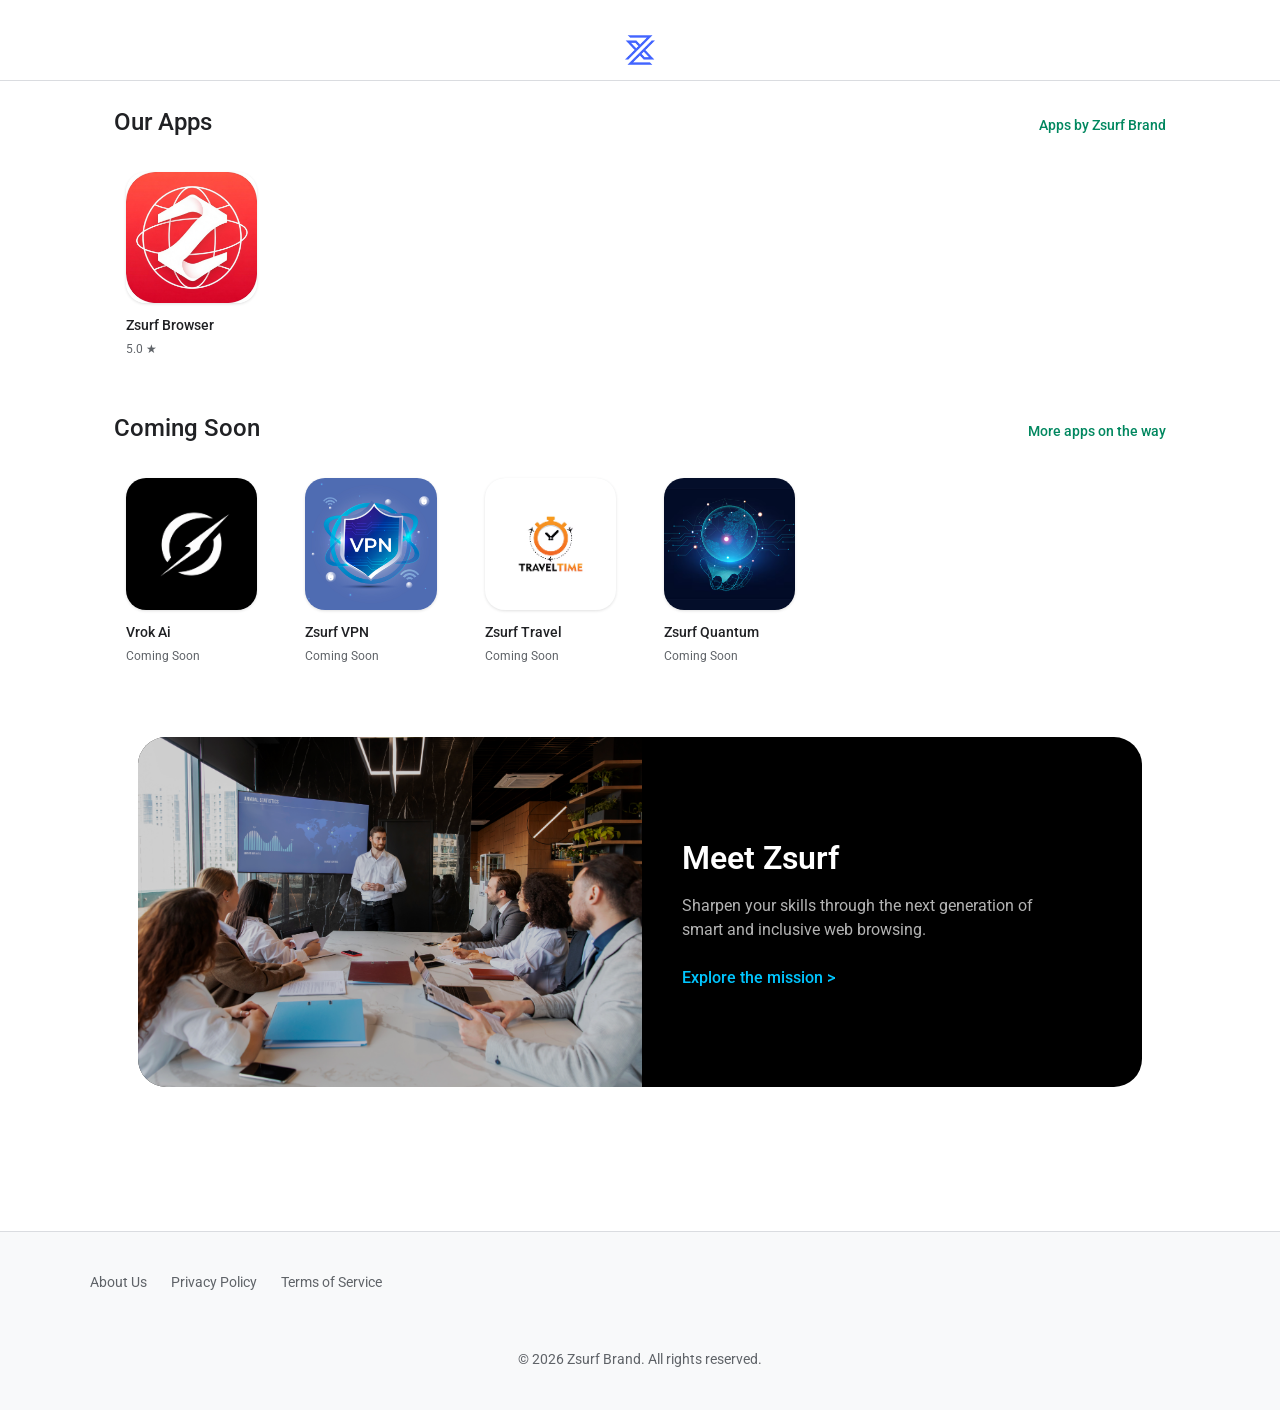
<file: index.html>
<!DOCTYPE html>
<html lang="en">

<head>

    <!-- Google tag (gtag.js) -->
    <script async src="https://www.googletagmanager.com/gtag/js?id=G-JWCYLV6PXC"></script>
    <script>
        window.dataLayer = window.dataLayer || [];
        function gtag() {
            dataLayer.push(arguments);
        }
        gtag('js', new Date());

        gtag('config', 'G-JWCYLV6PXC');
    </script>

    <meta charset="UTF-8">
    <meta name="viewport" content="width=device-width, initial-scale=1.0">
    <meta name="description" content="Zsurf Brand - Download premium apps and the next-generation Zsurf Browser.">
    <title>Zsurf Brand - Premium Apps</title>

    <!-- Favicons -->
    <link rel="icon" type="image/png" href="Zsurf%20Brand.png">
    <link rel="apple-touch-icon" href="Zsurf%20Brand.png">

    <!-- Open Graph / Facebook -->
    <meta property="og:type" content="website">
    <meta property="og:url" content="https://zsurf.app/">
    <meta property="og:title" content="Zsurf Brand - Premium Apps">
    <meta property="og:description"
        content="Experience the next generation of web browsing and premium apps with Zsurf Brand.">
    <meta property="og:image" content="https://zsurf.app/Zsurf%20Brand.png">

    <!-- Twitter -->
    <meta property="twitter:card" content="summary_large_image">
    <meta property="twitter:title" content="Zsurf Brand - Premium Apps">
    <meta property="twitter:description"
        content="Experience the next generation of web browsing and premium apps with Zsurf Brand.">
    <meta property="twitter:image" content="https://zsurf.app/Zsurf%20Brand.png">

    <link rel="preconnect" href="https://fonts.googleapis.com">
    <link rel="preconnect" href="https://fonts.gstatic.com" crossorigin>

    <link
        href="https://fonts.googleapis.com/css2?family=Google+Sans:wght@400;500;700&family=Roboto:wght@300;400;500;700&display=swap"
        rel="stylesheet">

    <link rel="stylesheet" href="styles.css">

    <!-- Structured Data for Google Logo -->
    <script type="application/ld+json">
    {
      "@context": "https://schema.org",
      "@type": "Organization",
      "name": "Zsurf Brand",
      "url": "https://zsurf.app/",
      "logo": "https://zsurf.app/Zsurf%20Brand.png",
      "description": "Zsurf Brand provides premium web tools and applications.",
      "contactPoint": {
        "@type": "ContactPoint",
        "telephone": "+8801793813978",
        "contactType": "customer service"
      }
    }
    </script>

</head>

<body>

    <!-- Banner Ad -->
    <section class="ad-banner" style="margin:20px auto; text-align:center;">

        <script async="async"
            data-cfasync="false"
            src="https://pl30963621.profitableratecpmnetwork.com/e66a1abfd3ba60dbfa905993820589b8/invoke.js">
        </script>

        <div id="container-e66a1abfd3ba60dbfa905993820589b8"></div>

    </section>


    <!-- Header -->
    <header class="header">
        <div class="header-left">
            <a href="#" class="logo">
                <img src="Zsurf%20Brand.png" alt="Zsurf Brand Logo" class="logo-icon">
            </a>
        </div>
    </header>


    <main class="main-content">

        <!-- Apps Section - Published Apps -->
        <section class="apps-section">

            <div class="section-title">
                <h2>Our Apps</h2>
                <span class="subtitle">Apps by Zsurf Brand</span>
            </div>

            <div class="apps-grid">

                <!-- Zsurf Browser - Main App -->
                <a href="app.html" class="app-item">

                    <div class="app-icon">
                        <img src="Zsurf%20Browser.png"
                            alt="Zsurf Browser"
                            style="width: 100%; height: 100%; object-fit: cover;">
                    </div>

                    <div class="app-info">
                        <span class="app-name">Zsurf Browser</span>
                        <span class="app-rating">5.0 ★</span>
                    </div>

                </a>

            </div>

        </section>


        <!-- Coming Soon Section -->
        <section class="apps-section coming-section">

            <div class="section-title">
                <h2>Coming Soon</h2>
                <span class="subtitle">More apps on the way</span>
            </div>

            <div class="apps-grid">

                <!-- Coming Soon App 1 -->
                <a href="vrok-privacy.html"
                    class="app-item coming-soon"
                    style="text-decoration: none; color: inherit;">

                    <div class="app-icon">
                        <img src="Vrok.png"
                            alt="Vrok Ai"
                            style="width: 100%; height: 100%; object-fit: cover;">
                    </div>

                    <div class="app-info">
                        <span class="app-name">Vrok Ai</span>
                        <span class="app-status">Coming Soon</span>
                    </div>

                </a>


                <!-- Coming Soon App 2 -->
                <div class="app-item coming-soon">

                    <div class="app-icon">
                        <img src="vpn.jpg"
                            alt="Zsurf VPN"
                            style="width: 100%; height: 100%; object-fit: cover;">
                    </div>

                    <div class="app-info">
                        <span class="app-name">Zsurf VPN</span>
                        <span class="app-status">Coming Soon</span>
                    </div>

                </div>


                <!-- Coming Soon App 3 -->
                <div class="app-item coming-soon">

                    <div class="app-icon">
                        <img src="travel%20time.avif"
                            alt="Zsurf Travel"
                            style="width: 100%; height: 100%; object-fit: cover;">
                    </div>

                    <div class="app-info">
                        <span class="app-name">Zsurf Travel</span>
                        <span class="app-status">Coming Soon</span>
                    </div>

                </div>


                <!-- Coming Soon App 4 -->
                <div class="app-item coming-soon">

                    <div class="app-icon">
                        <img src="quantam.png"
                            alt="Zsurf Quantum"
                            style="width: 100%; height: 100%; object-fit: cover;">
                    </div>

                    <div class="app-info">
                        <span class="app-name">Zsurf Quantum</span>
                        <span class="app-status">Coming Soon</span>
                    </div>

                </div>

            </div>

        </section>


        <!-- Zsurf Event Banner Section -->
        <section class="banner-section">

            <div class="banner-container">

                <div class="banner-image-box">
                    <img src="business%20event.jpg" alt="Zsurf Event">
                </div>

                <div class="banner-info">

                    <h2>Meet Zsurf</h2>

                    <p>
                        Sharpen your skills through the next generation of smart and inclusive web browsing.
                    </p>

                    <a href="explore.html" class="banner-link">
                        Explore the mission &gt;
                    </a>

                </div>

            </div>

        </section>

    </main>


    <!-- Footer -->
    <footer class="footer">

        <div class="footer-content">

            <div class="footer-links">
                <a href="about.html">About Us</a>
                <a href="privacy.html">Privacy Policy</a>
                <a href="terms.html">Terms of Service</a>
            </div>

            <div class="copyright">
                <p>© 2026 Zsurf Brand. All rights reserved.</p>
            </div>

        </div>

    </footer>


    <script src="script.js"></script>

</body>

</html>
</file>
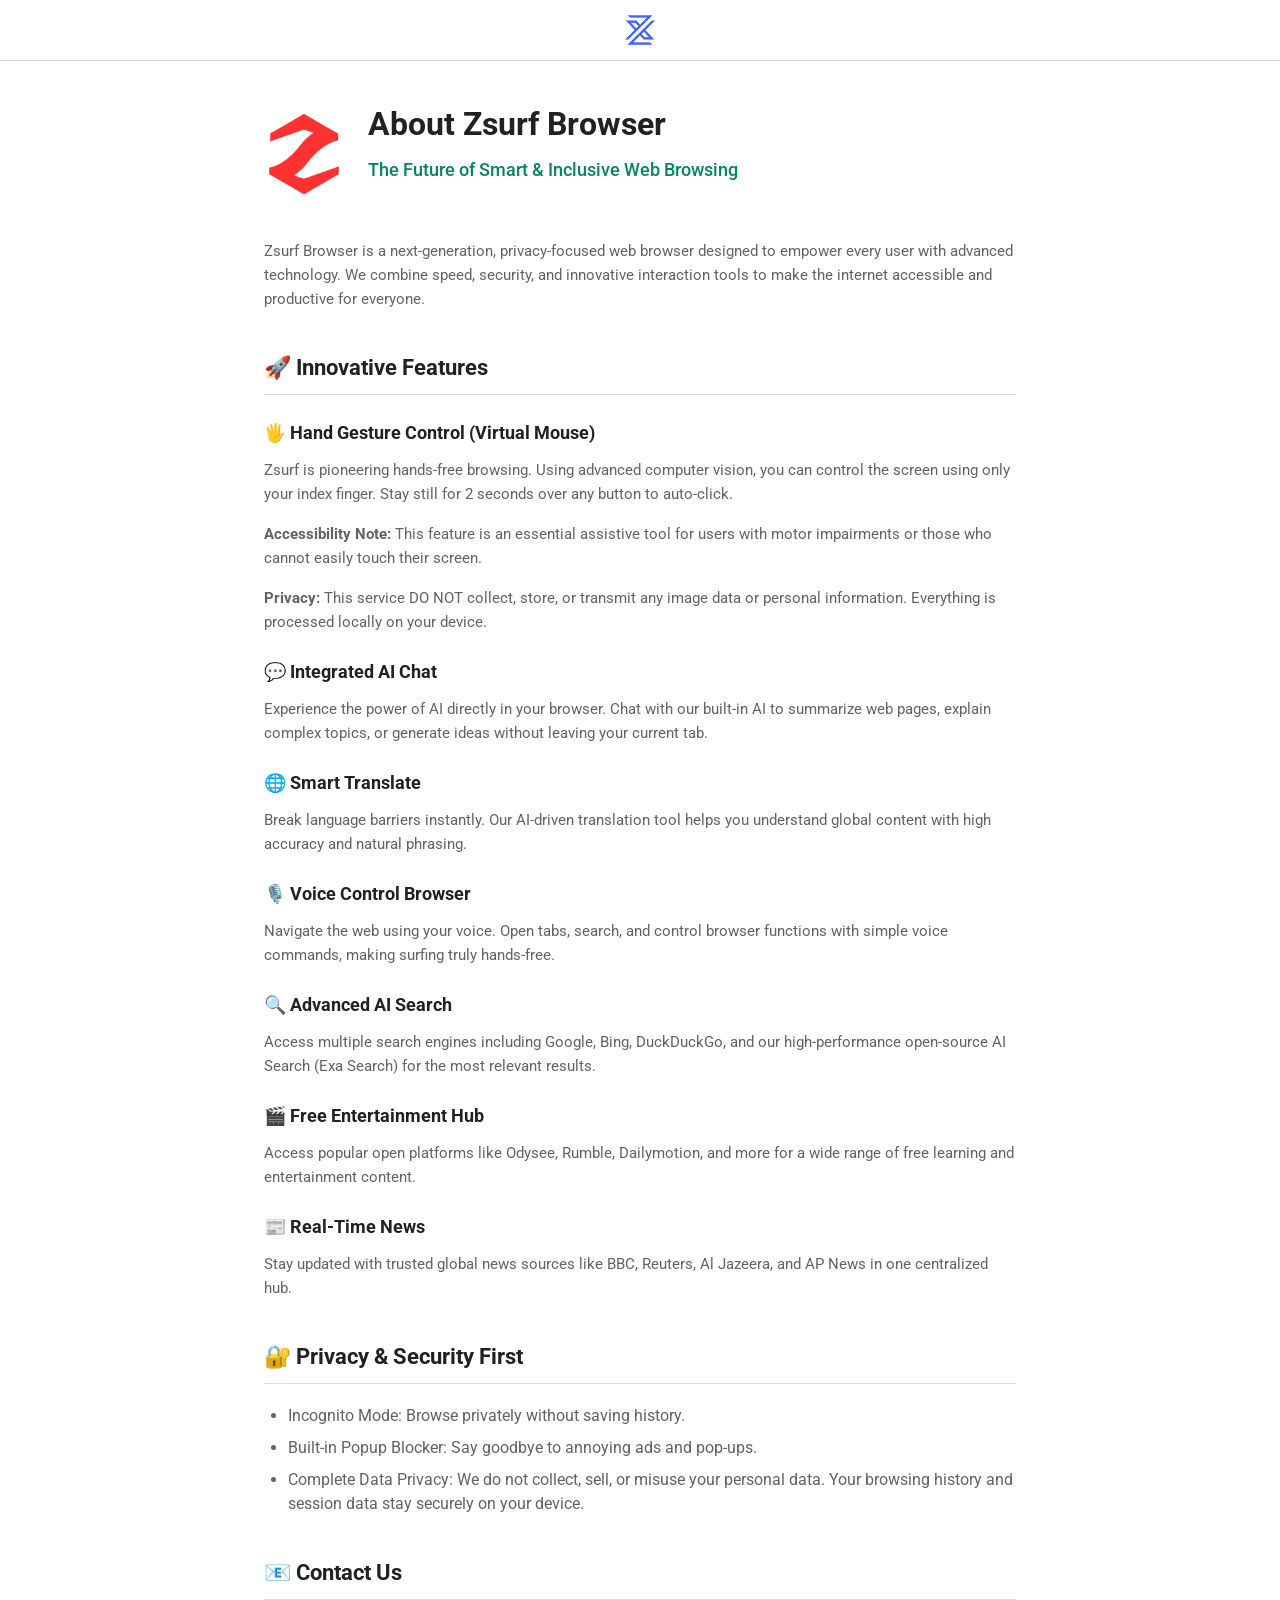
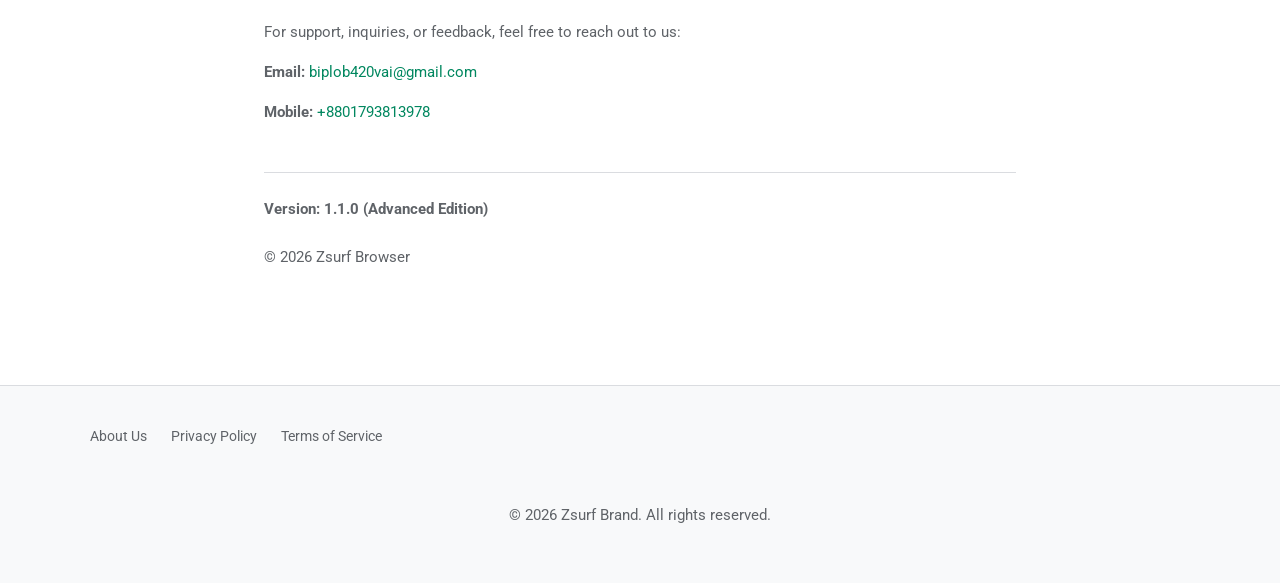
<file: about.html>
<!DOCTYPE html>
<html lang="en">

<head>
    <!-- Google tag (gtag.js) -->
    <script async src="https://www.googletagmanager.com/gtag/js?id=G-JWCYLV6PXC"></script>
    <script>
        window.dataLayer = window.dataLayer || [];
        function gtag() { dataLayer.push(arguments); }
        gtag('js', new Date());

        gtag('config', 'G-JWCYLV6PXC');
    </script>
    <meta charset="UTF-8">
    <meta name="viewport" content="width=device-width, initial-scale=1.0">
    <meta name="description"
        content="Learn more about Zsurf Brand and our mission to provide innovative and inclusive web tools.">
    <title>About - Zsurf Brand</title>

    <!-- Favicons -->
    <link rel="icon" type="image/png" href="Zsurf%20Brand.png">
    <link rel="apple-touch-icon" href="Zsurf%20Brand.png">

    <link rel="preconnect" href="https://fonts.googleapis.com">
    <link rel="preconnect" href="https://fonts.gstatic.com" crossorigin>
    <link
        href="https://fonts.googleapis.com/css2?family=Google+Sans:wght@400;500;700&family=Roboto:wght@300;400;500;700&display=swap"
        rel="stylesheet">
    <link rel="stylesheet" href="styles.css">
    <style>
        .about-container {
            max-width: 800px;
            margin: 0 auto;
            padding: 40px 24px;
        }

        .app-header {
            display: flex;
            align-items: center;
            gap: 24px;
            margin-bottom: 32px;
        }

        .app-logo-large {
            width: 80px;
            height: 80px;
            object-fit: contain;
        }

        h1 {
            font-size: 32px;
            margin-bottom: 8px;
            color: var(--text-primary);
        }

        .tagline {
            font-size: 18px;
            color: var(--primary-color);
            font-weight: 500;
            margin-bottom: 24px;
        }

        h2 {
            font-size: 22px;
            margin-top: 40px;
            margin-bottom: 20px;
            color: var(--text-primary);
            border-bottom: 1px solid var(--border-color);
            padding-bottom: 10px;
        }

        h3 {
            font-size: 18px;
            margin-top: 24px;
            margin-bottom: 12px;
            color: var(--text-primary);
            display: flex;
            align-items: center;
            gap: 8px;
        }

        p {
            color: var(--text-secondary);
            line-height: 1.6;
            margin-bottom: 16px;
            font-size: 15px;
        }

        ul {
            padding-left: 24px;
            margin-bottom: 24px;
        }

        li {
            color: var(--text-secondary);
            margin-bottom: 8px;
            line-height: 1.5;
        }

        .version-info {
            margin-top: 48px;
            padding-top: 24px;
            border-top: 1px solid var(--border-color);
            color: var(--text-secondary);
            font-size: 14px;
        }
    </style>
</head>

<body>
    <!-- Header -->
    <header class="header">
        <div class="header-left">
            <a href="index.html" class="logo">
                <img src="Zsurf%20Brand.png" alt="Zsurf Brand Logo" class="logo-icon">
            </a>
        </div>
    </header>

    <main class="about-container">
        <div class="app-header">
            <img src="Zsurf%20Browser%20Logo.png" alt="Zsurf Browser" class="app-logo-large">
            <div>
                <h1>About Zsurf Browser</h1>
                <div class="tagline">The Future of Smart & Inclusive Web Browsing</div>
            </div>
        </div>

        <p>Zsurf Browser is a next-generation, privacy-focused web browser designed to empower every user with advanced
            technology. We combine speed, security, and innovative interaction tools to make the internet accessible and
            productive for everyone.</p>

        <h2>🚀 Innovative Features</h2>

        <h3>🖐️ Hand Gesture Control (Virtual Mouse)</h3>
        <p>Zsurf is pioneering hands-free browsing. Using advanced computer vision, you can control the screen using
            only your index finger. Stay still for 2 seconds over any button to auto-click.</p>
        <p><strong>Accessibility Note:</strong> This feature is an essential assistive tool for users with motor
            impairments or those who cannot easily touch their screen.</p>
        <p><strong>Privacy:</strong> This service DO NOT collect, store, or transmit any image data or personal
            information. Everything is processed locally on your device.</p>

        <h3>💬 Integrated AI Chat</h3>
        <p>Experience the power of AI directly in your browser. Chat with our built-in AI to summarize web pages,
            explain complex topics, or generate ideas without leaving your current tab.</p>

        <h3>🌐 Smart Translate</h3>
        <p>Break language barriers instantly. Our AI-driven translation tool helps you understand global content with
            high accuracy and natural phrasing.</p>

        <h3>🎙️ Voice Control Browser</h3>
        <p>Navigate the web using your voice. Open tabs, search, and control browser functions with simple voice
            commands, making surfing truly hands-free.</p>

        <h3>🔍 Advanced AI Search</h3>
        <p>Access multiple search engines including Google, Bing, DuckDuckGo, and our high-performance open-source AI
            Search (Exa Search) for the most relevant results.</p>

        <h3>🎬 Free Entertainment Hub</h3>
        <p>Access popular open platforms like Odysee, Rumble, Dailymotion, and more for a wide range of free learning
            and entertainment content.</p>

        <h3>📰 Real-Time News</h3>
        <p>Stay updated with trusted global news sources like BBC, Reuters, Al Jazeera, and AP News in one centralized
            hub.</p>

        <h2>🔐 Privacy & Security First</h2>
        <ul>
            <li>Incognito Mode: Browse privately without saving history.</li>
            <li>Built-in Popup Blocker: Say goodbye to annoying ads and pop-ups.</li>
            <li>Complete Data Privacy: We do not collect, sell, or misuse your personal data. Your browsing history and
                session data stay securely on your device.</li>
        </ul>

        <h2>📧 Contact Us</h2>
        <p>For support, inquiries, or feedback, feel free to reach out to us:</p>
        <p><strong>Email:</strong> <a href="mailto:biplob420vai@gmail.com"
                style="color: var(--primary-color); text-decoration: none;">biplob420vai@gmail.com</a></p>
        <p><strong>Mobile:</strong> <a href="tel:+8801793813978"
                style="color: var(--primary-color); text-decoration: none;">+8801793813978</a></p>

        <div class="version-info">
            <p><strong>Version: 1.1.0 (Advanced Edition)</strong></p>
            <p style="margin-top: 24px;">© 2026 Zsurf Browser</p>
        </div>
    </main>

    <!-- Footer -->
    <footer class="footer">
        <div class="footer-content">
            <div class="footer-links">
                <a href="about.html">About Us</a>
                <a href="privacy.html">Privacy Policy</a>
                <a href="terms.html">Terms of Service</a>
            </div>
            <div class="copyright">
                <p>© 2026 Zsurf Brand. All rights reserved.</p>
            </div>
        </div>
    </footer>
</body>

</html>
</file>
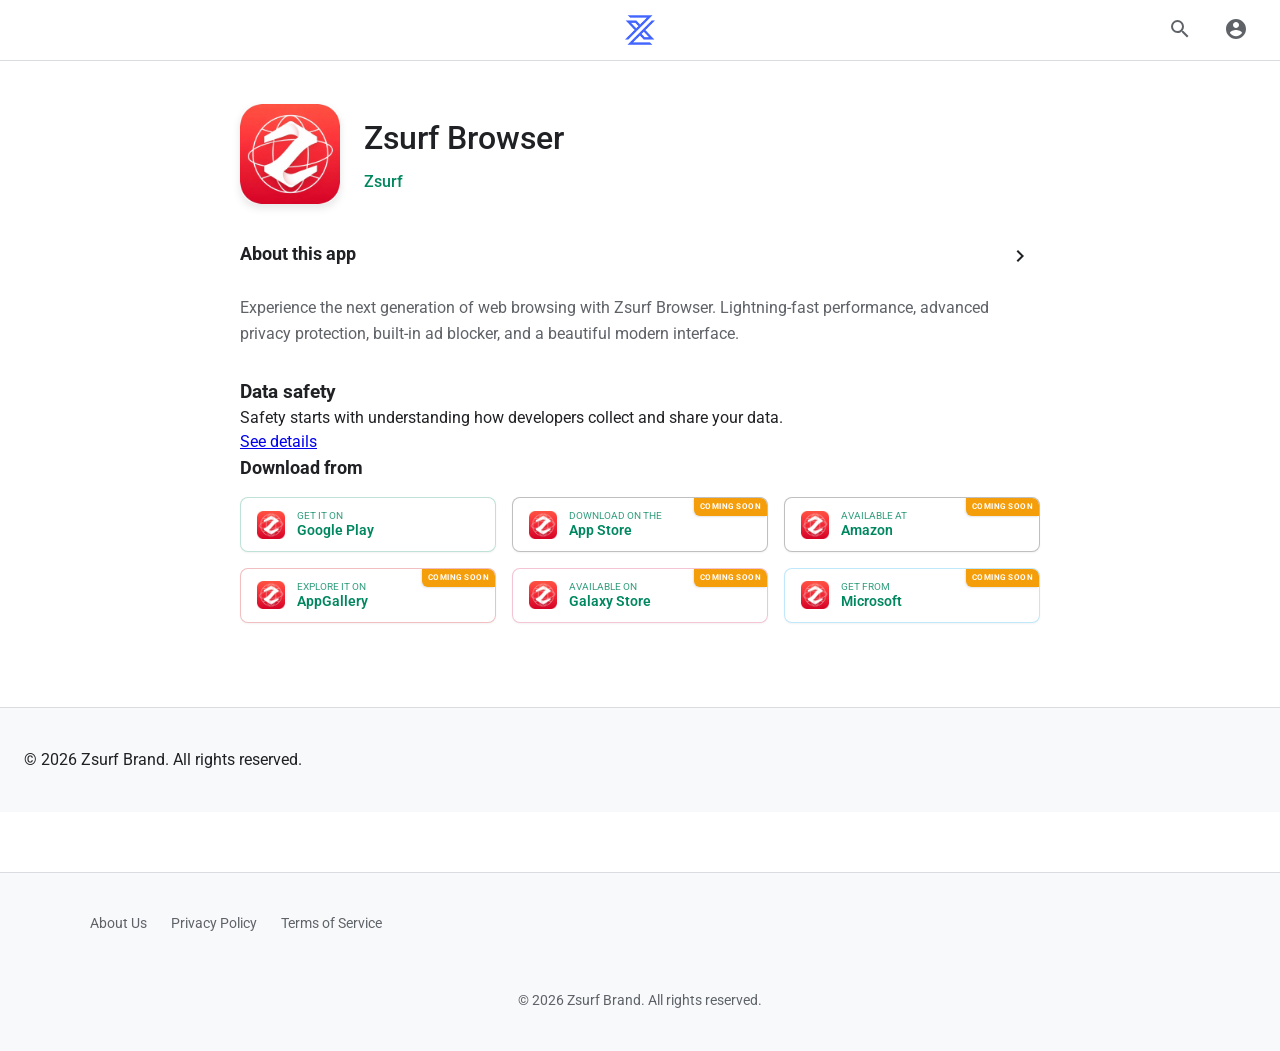
<file: app.html>
<!DOCTYPE html>
<html lang="en">

<head>
    <!-- Google tag (gtag.js) -->
    <script async src="https://www.googletagmanager.com/gtag/js?id=G-JWCYLV6PXC"></script>
    <script>
        window.dataLayer = window.dataLayer || [];
        function gtag() { dataLayer.push(arguments); }
        gtag('js', new Date());

        gtag('config', 'G-JWCYLV6PXC');
    </script>
    <meta charset="UTF-8">
    <meta name="viewport" content="width=device-width, initial-scale=1.0">
    <meta name="description"
        content="Experience the next generation of web browsing with Zsurf Browser. Lightning-fast performance and advanced privacy.">
    <title>Zsurf Browser - Zsurf Brand</title>

    <!-- Favicons -->
    <link rel="icon" type="image/png" href="Zsurf%20Brand.png">
    <link rel="apple-touch-icon" href="Zsurf%20Brand.png">

    <link rel="preconnect" href="https://fonts.googleapis.com">
    <link rel="preconnect" href="https://fonts.gstatic.com" crossorigin>
    <link
        href="https://fonts.googleapis.com/css2?family=Google+Sans:wght@400;500;700&family=Roboto:wght@300;400;500;700&display=swap"
        rel="stylesheet">
    <link rel="stylesheet" href="styles.css">
    <style>
        /* Standalone detail page adjustments */
        .app-detail {
            display: block !important;
            /* Always show in standalone page */
            padding-top: 20px;
            max-width: 800px;
            margin: 0 auto;
            position: static;
            background: transparent;
            min-height: auto;
            transform: none;
            opacity: 1;
            pointer-events: auto;
        }
    </style>
</head>

<body>
    <!-- Header -->
    <header class="header">
        <div class="header-left">
            <a href="index.html" class="logo">
                <img src="Zsurf%20Brand.png" alt="Zsurf Brand Logo" class="logo-icon">
            </a>
        </div>
        <div class="header-right">
            <button class="icon-btn">
                <svg viewBox="0 0 24 24">
                    <path
                        d="M15.5 14h-.79l-.28-.27A6.471 6.471 0 0 0 16 9.5 6.5 6.5 0 1 0 9.5 16c1.61 0 3.09-.59 4.23-1.57l.27.28v.79l5 4.99L20.49 19l-4.99-5zm-6 0C7.01 14 5 11.99 5 9.5S7.01 5 9.5 5 14 7.01 14 9.5 11.99 14 9.5 14z"
                        fill="currentColor" />
                </svg>
            </button>
            <button class="icon-btn">
                <svg viewBox="0 0 24 24">
                    <path
                        d="M12 2C6.48 2 2 6.48 2 12s4.48 10 10 10 10-4.48 10-10S17.52 2 12 2zm0 3c1.66 0 3 1.34 3 3s-1.34 3-3 3-3-1.34-3-3 1.34-3 3-3zm0 14.2c-2.5 0-4.71-1.28-6-3.22.03-1.99 4-3.08 6-3.08 1.99 0 5.97 1.09 6 3.08-1.29 1.94-3.5 3.22-6 3.22z"
                        fill="currentColor" />
                </svg>
            </button>
        </div>
    </header>

    <main class="main-content">
        <!-- App Detail Section -->
        <section class="app-detail" id="zsurf-browser">
            <div class="detail-header">
                <div class="detail-icon">
                    <img src="Zsurf%20Browser.png" alt="Zsurf Browser"
                        style="width: 100%; height: 100%; object-fit: cover;">
                </div>
                <div class="detail-info">
                    <h1>Zsurf Browser</h1>
                    <a href="#" class="developer">Zsurf</a>
                </div>
            </div>

            <div class="detail-description">
                <div style="display: flex; justify-content: space-between; align-items: center; margin-bottom: 12px;">
                    <h3>About this app</h3>
                    <a href="about.html" class="icon-btn" style="text-decoration: none; color: var(--text-primary);">
                        <svg viewBox="0 0 24 24" width="24" height="24">
                            <path d="M10 6L8.59 7.41 13.17 12l-4.58 4.59L10 18l6-6z" fill="currentColor" />
                        </svg>
                    </a>
                </div>
                <p>Experience the next generation of web browsing with Zsurf Browser. Lightning-fast performance,
                    advanced privacy protection, built-in ad blocker, and a beautiful modern interface.</p>
            </div>

            <div class="data-safety">
                <h3>Data safety</h3>
                <p>Safety starts with understanding how developers collect and share your data.</p>
                <a href="privacy.html" class="see-details">See details</a>
            </div>

            <div class="download-stores">
                <h3>Download from</h3>
                <div class="stores-grid" id="storesGrid"></div>
            </div>
        </section>
    </main>

    <!-- Footer -->
    <footer class="footer">
        <p>© 2026 Zsurf Brand. All rights reserved.</p>
    </footer>

    <!-- Need to adjust script.js logic or inline it for this page since script.js assumes one page -->
    <script>
        // Inline script to render store buttons with Zsurf Logo from root
        // Reuse logic but adjust paths for images if needed
        const ZSURF_LOGO = '<img src="Zsurf Browser.png" alt="Zsurf" style="width: 100%; height: 100%; object-fit: contain;">';

        const APP_STORES = [
            { name: 'Google Play', icon: ZSURF_LOGO, label: 'GET IT ON', url: 'https://play.google.com/store/apps/details?id=com.browser.zsurf', available: true, color: '#01875f' },
            { name: 'App Store', icon: ZSURF_LOGO, label: 'Download on the', url: '#', available: false, color: '#000000' },
            { name: 'Amazon', icon: ZSURF_LOGO, label: 'Available at', url: '#', available: false, color: '#000000' },
            { name: 'AppGallery', icon: ZSURF_LOGO, label: 'Explore it on', url: '#', available: false, color: '#C7000B' },
            { name: 'Galaxy Store', icon: ZSURF_LOGO, label: 'Available on', url: '#', available: false, color: '#d4145a' },
            { name: 'Microsoft', icon: ZSURF_LOGO, label: 'Get from', url: '#', available: false, color: '#00a4ef' }
        ];

        document.addEventListener('DOMContentLoaded', () => {
            const container = document.getElementById('storesGrid');
            if (!container) return;

            container.innerHTML = APP_STORES.map(store => {
                const badge = !store.available ? `<span class="coming-soon-badge" style="font-size: 8px; padding: 3px 6px; position: absolute; top: 0; right: 0; background: #f59e0b; color: white; border-bottom-left-radius: 6px; font-weight: 700;">Coming Soon</span>` : '';
                const borderStyle = `border: 1px solid ${store.color}40; box-shadow: 0 1px 2px rgba(0,0,0,0.05);`;

                return `
                <a href="${store.url}" 
                   class="store-btn ${store.available ? 'available' : 'coming-soon-btn'}"
                   style="${borderStyle}; position: relative; overflow: hidden; display: flex; align-items: center; gap: 12px; padding: 12px 16px; border-radius: 8px; text-decoration: none; background: white; transition: all 0.2s;"
                   target="_blank">
                    ${badge}
                    <span class="store-icon" style="width: 28px; height: 28px; flex-shrink: 0;">${store.icon}</span>
                    <div class="store-info" style="display: flex; flex-direction: column; line-height: 1.2;">
                        <span class="store-label" style="color: #01875f; opacity: 0.8; font-size: 10px;">${store.label}</span>
                        <span class="store-name" style="color: #01875f; font-weight: 600; font-size: 14px;">${store.name}</span>
                    </div>
                </a>
            `}).join('');
        });
    </script>
    <!-- Footer -->
    <footer class="footer">
        <div class="footer-content">
            <div class="footer-links">
                <a href="about.html">About Us</a>
                <a href="privacy.html">Privacy Policy</a>
                <a href="terms.html">Terms of Service</a>
            </div>
            <div class="copyright">
                <p>© 2026 Zsurf Brand. All rights reserved.</p>
            </div>
        </div>
    </footer>
</body>


</html>
</file>
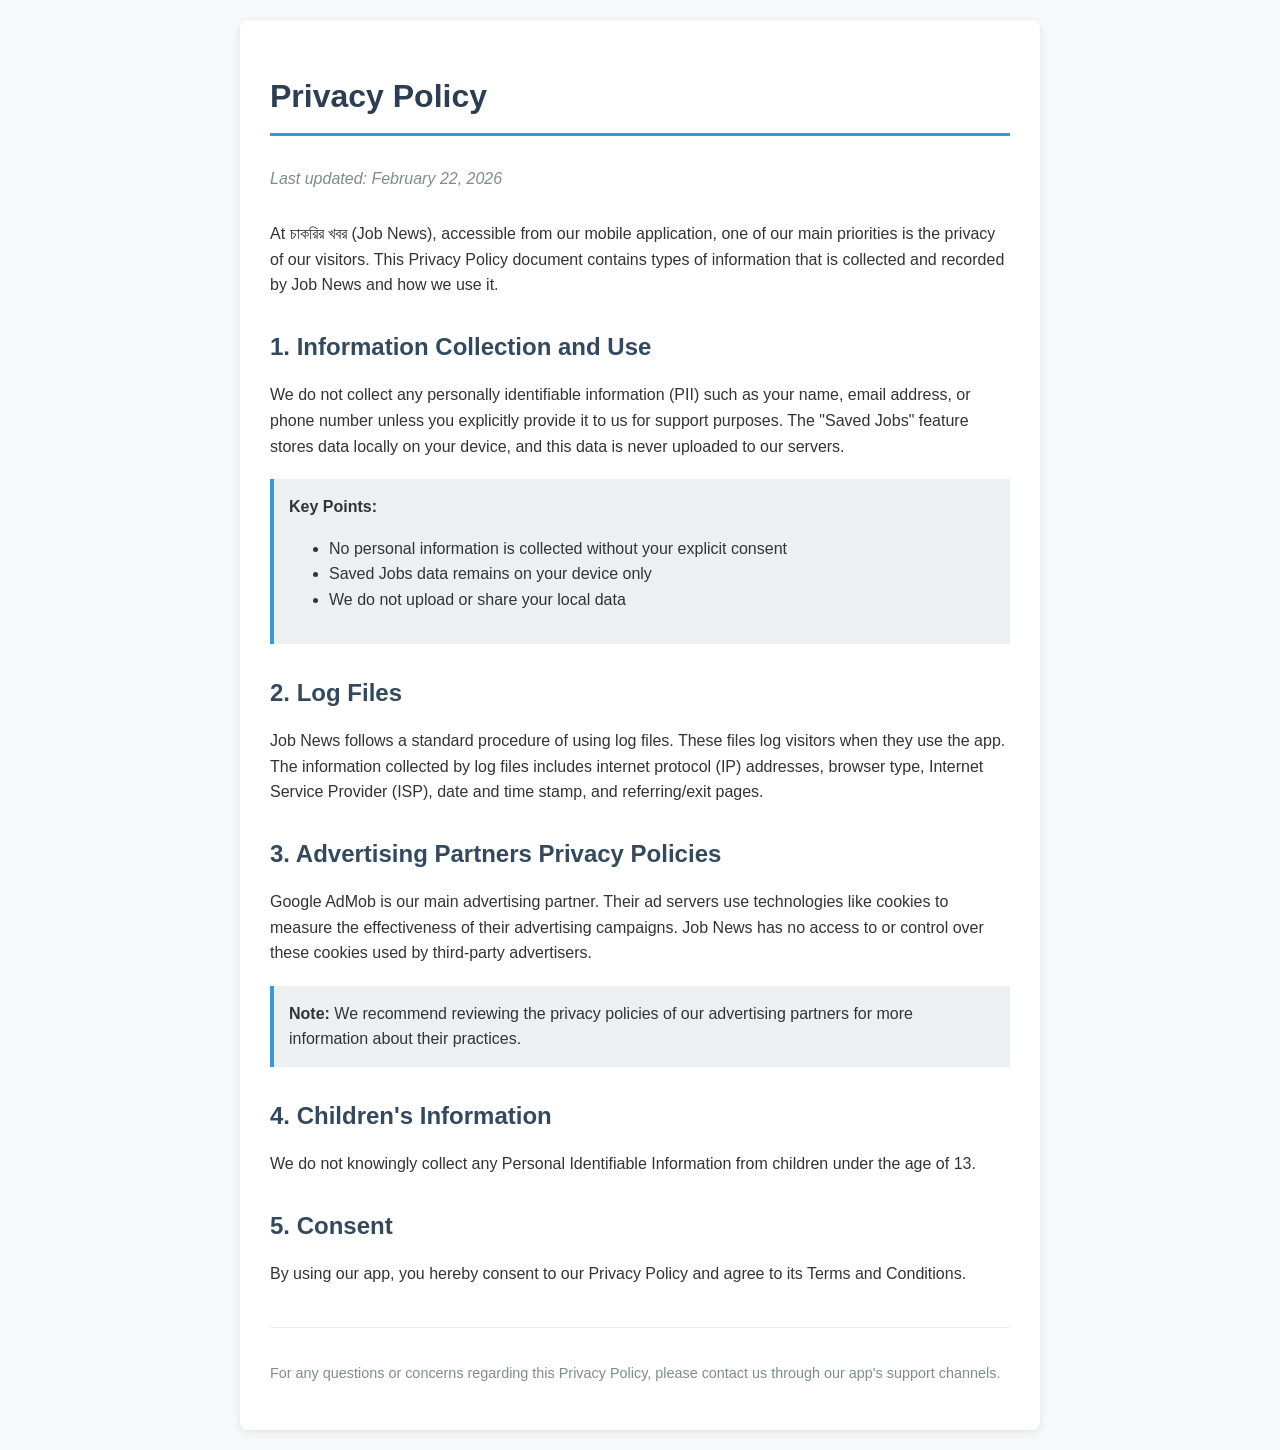
<file: chakprivacy.html>
<!DOCTYPE html>
<html lang="en">
<head>
    <meta charset="UTF-8">
    <meta name="viewport" content="width=device-width, initial-scale=1.0">
    <title>Privacy Policy - চাকরির খবর</title>
    <style>
        body {
            font-family: 'Segoe UI', Tahoma, Geneva, Verdana, sans-serif;
            line-height: 1.6;
            color: #333;
            max-width: 800px;
            margin: 0 auto;
            padding: 20px;
            background-color: #f8f9fa;
        }
        .container {
            background-color: white;
            padding: 30px;
            border-radius: 8px;
            box-shadow: 0 2px 10px rgba(0,0,0,0.1);
        }
        h1 {
            color: #2c3e50;
            border-bottom: 3px solid #3498db;
            padding-bottom: 10px;
            margin-bottom: 30px;
        }
        h2 {
            color: #34495e;
            margin-top: 30px;
            margin-bottom: 15px;
        }
        p {
            margin-bottom: 15px;
        }
        .last-updated {
            color: #7f8c8d;
            font-style: italic;
            margin-bottom: 30px;
        }
        .highlight {
            background-color: #ecf0f1;
            padding: 15px;
            border-left: 4px solid #3498db;
            margin: 20px 0;
        }
        footer {
            margin-top: 40px;
            padding-top: 20px;
            border-top: 1px solid #eee;
            color: #7f8c8d;
            font-size: 0.9em;
        }
    </style>
</head>
<body>
    <div class="container">
        <h1>Privacy Policy</h1>
        <div class="last-updated">Last updated: February 22, 2026</div>
        
        <p>At চাকরির খবর (Job News), accessible from our mobile application, one of our main priorities is the privacy of our visitors. This Privacy Policy document contains types of information that is collected and recorded by Job News and how we use it.</p>

        <h2>1. Information Collection and Use</h2>
        <p>We do not collect any personally identifiable information (PII) such as your name, email address, or phone number unless you explicitly provide it to us for support purposes. The "Saved Jobs" feature stores data locally on your device, and this data is never uploaded to our servers.</p>

        <div class="highlight">
            <strong>Key Points:</strong>
            <ul>
                <li>No personal information is collected without your explicit consent</li>
                <li>Saved Jobs data remains on your device only</li>
                <li>We do not upload or share your local data</li>
            </ul>
        </div>

        <h2>2. Log Files</h2>
        <p>Job News follows a standard procedure of using log files. These files log visitors when they use the app. The information collected by log files includes internet protocol (IP) addresses, browser type, Internet Service Provider (ISP), date and time stamp, and referring/exit pages.</p>

        <h2>3. Advertising Partners Privacy Policies</h2>
        <p>Google AdMob is our main advertising partner. Their ad servers use technologies like cookies to measure the effectiveness of their advertising campaigns. Job News has no access to or control over these cookies used by third-party advertisers.</p>

        <div class="highlight">
            <strong>Note:</strong> We recommend reviewing the privacy policies of our advertising partners for more information about their practices.
        </div>

        <h2>4. Children's Information</h2>
        <p>We do not knowingly collect any Personal Identifiable Information from children under the age of 13.</p>

        <h2>5. Consent</h2>
        <p>By using our app, you hereby consent to our Privacy Policy and agree to its Terms and Conditions.</p>

        <footer>
            <p>For any questions or concerns regarding this Privacy Policy, please contact us through our app's support channels.</p>
        </footer>
    </div>
</body>
</html>
</file>
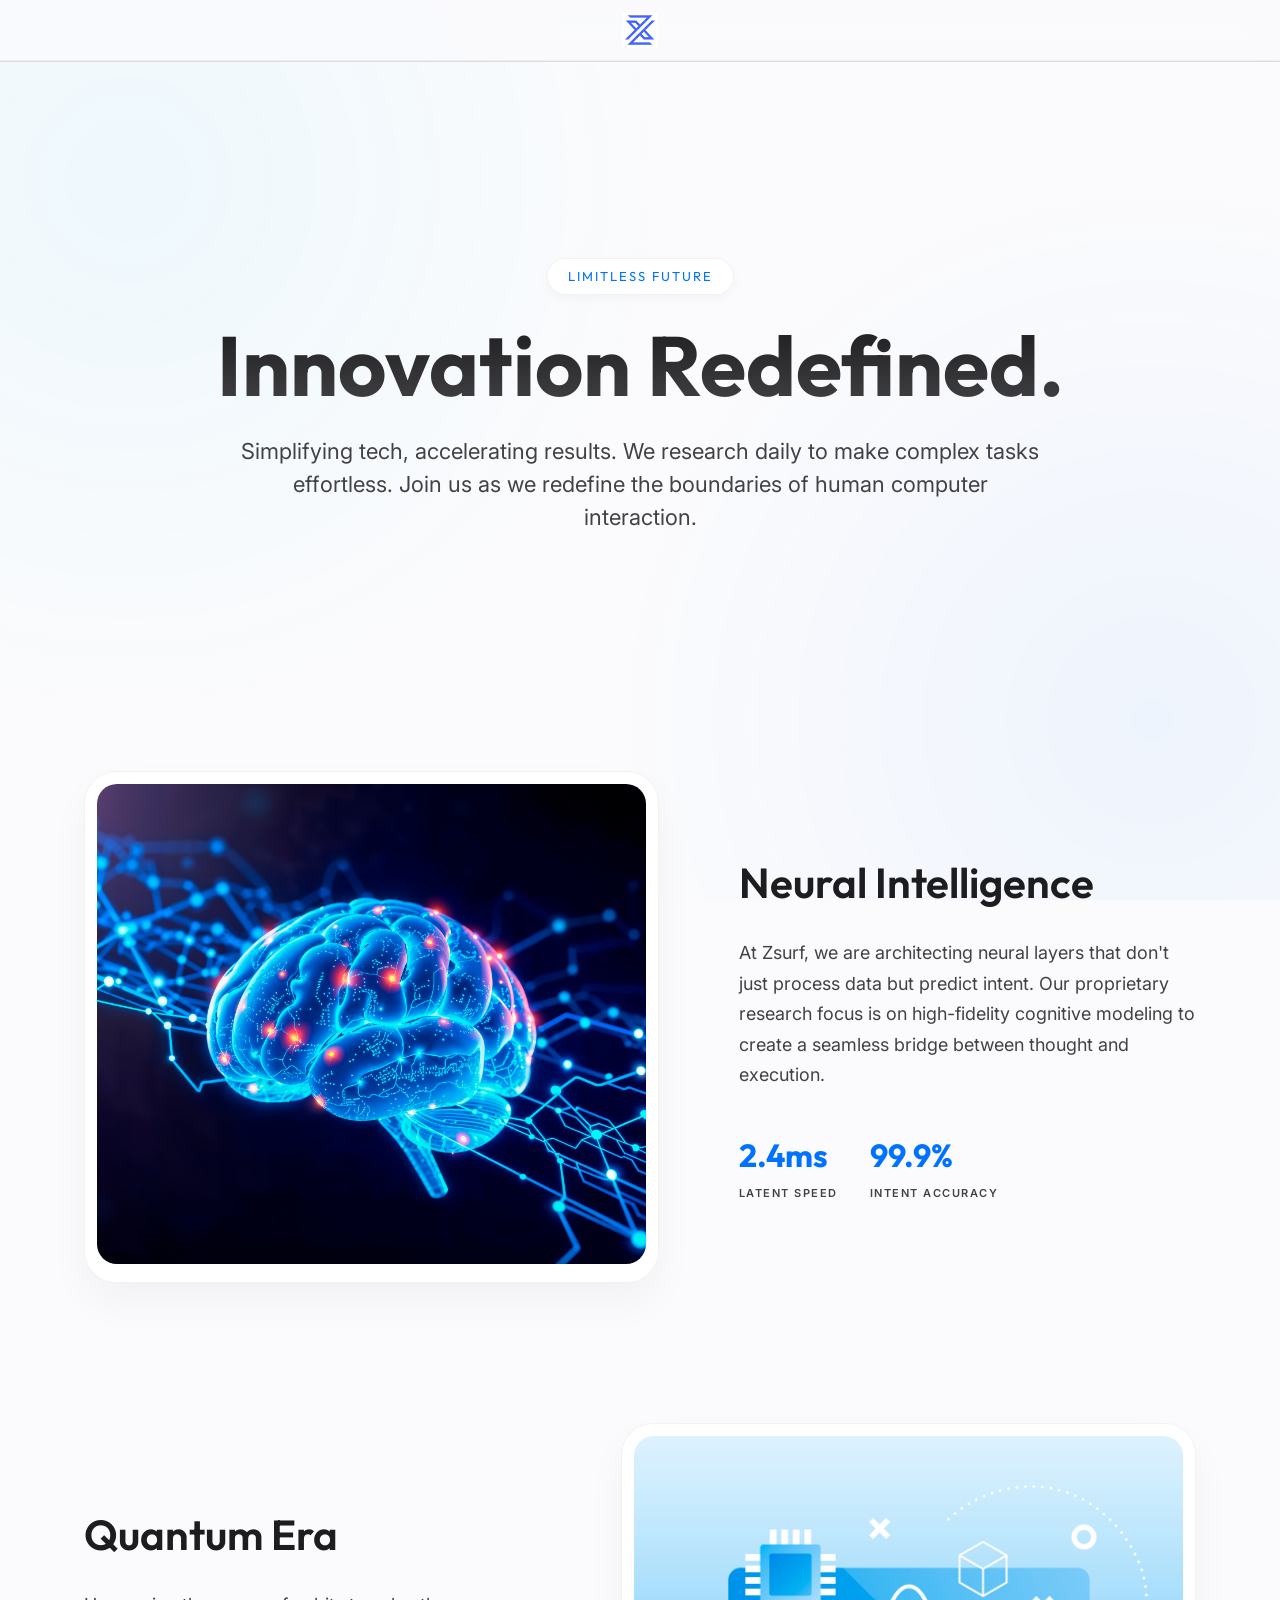
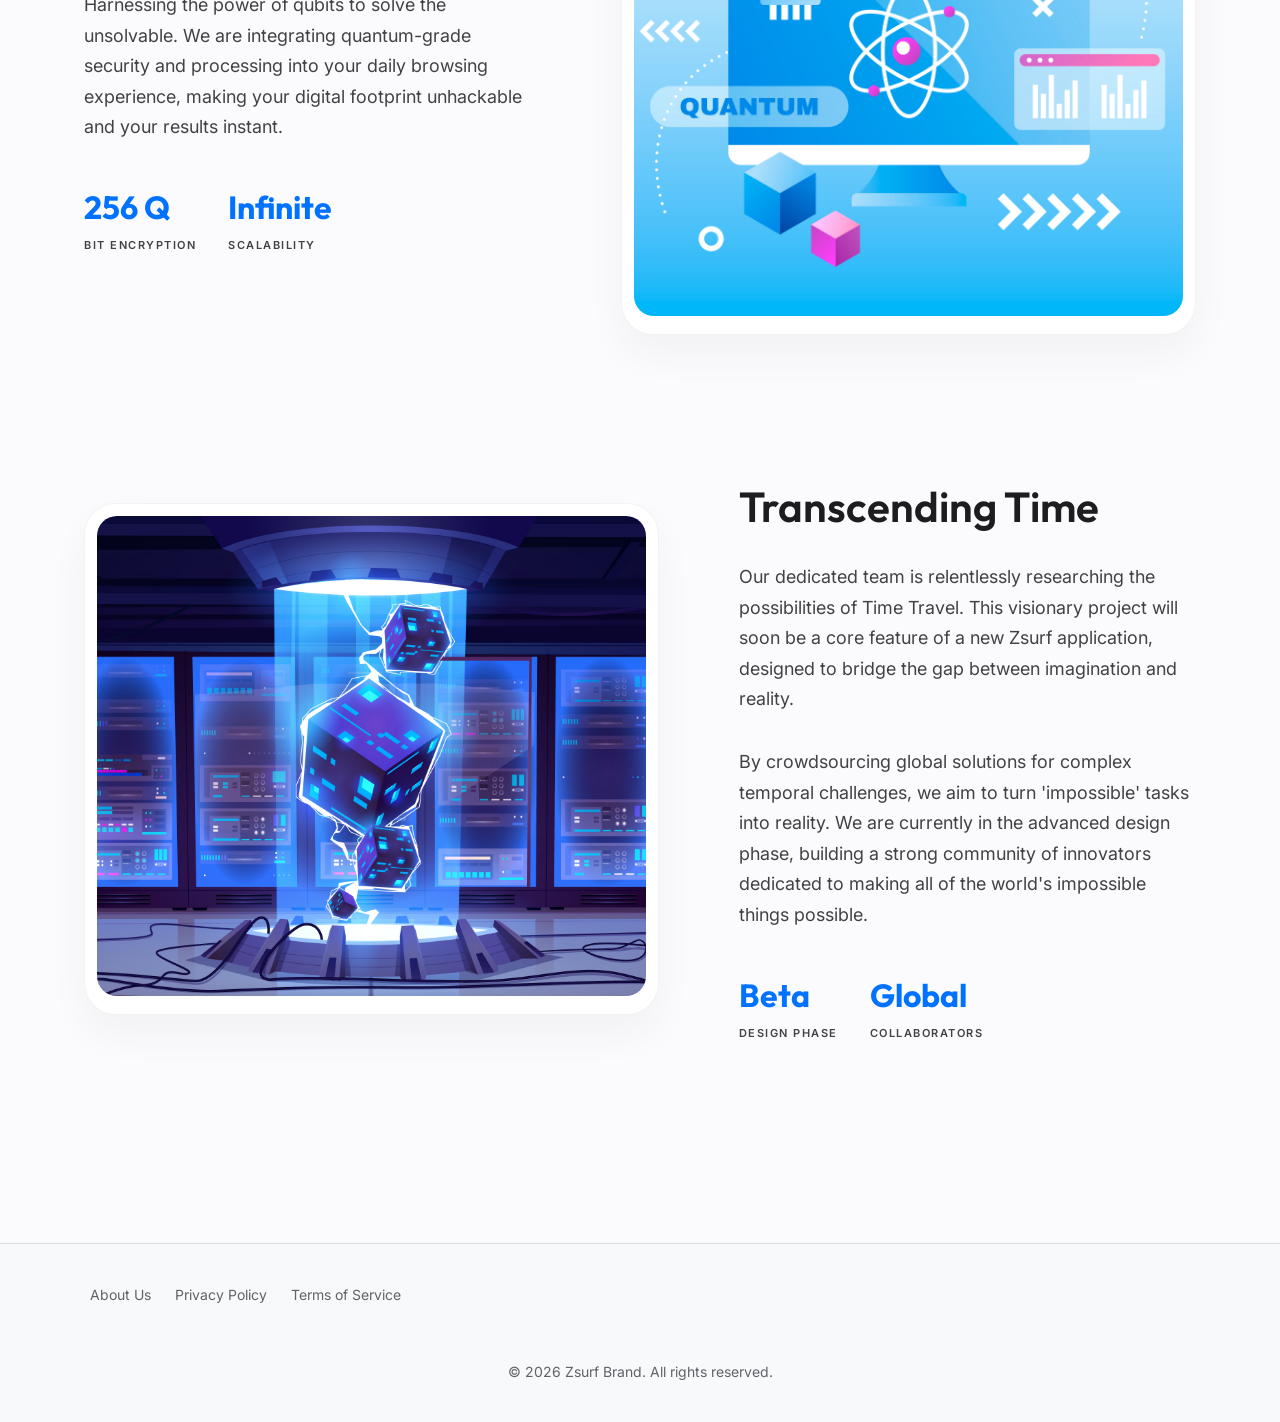
<file: explore.html>
<!DOCTYPE html>
<html lang="en">

<head>
    <!-- Google tag (gtag.js) -->
    <script async src="https://www.googletagmanager.com/gtag/js?id=G-JWCYLV6PXC"></script>
    <script>
        window.dataLayer = window.dataLayer || [];
        function gtag() { dataLayer.push(arguments); }
        gtag('js', new Date());

        gtag('config', 'G-JWCYLV6PXC');
    </script>
    <meta charset="UTF-8">
    <meta name="viewport" content="width=device-width, initial-scale=1.0">
    <meta name="description"
        content="Explore the future of innovation with Zsurf Brand. Simplifying tech, accelerating results.">
    <title>Innovation | Zsurf Brand</title>

    <!-- Favicons -->
    <link rel="icon" type="image/png" href="Zsurf%20Brand.png">
    <link rel="apple-touch-icon" href="Zsurf%20Brand.png">

    <link rel="preconnect" href="https://fonts.googleapis.com">
    <link rel="preconnect" href="https://fonts.gstatic.com" crossorigin>
    <link
        href="https://fonts.googleapis.com/css2?family=Outfit:wght@300;400;600;700&family=Inter:wght@300;400;500&display=swap"
        rel="stylesheet">
    <link rel="stylesheet" href="styles.css">

    <style>
        :root {
            --glass: rgba(255, 255, 255, 0.7);
            --glass-border: rgba(0, 0, 0, 0.05);
            --accent: #0072ff;
            --accent-light: #00c6ff;
            --text-main: #1d1d1f;
            --text-sub: #424245;
            --bg-light: #fbfbfd;
        }

        body {
            background-color: var(--bg-light);
            color: var(--text-main);
            font-family: 'Inter', sans-serif;
            overflow-x: hidden;
        }

        /* Animated Soft Background */
        .mesh-bg {
            position: fixed;
            top: 0;
            left: 0;
            width: 100%;
            height: 100%;
            z-index: -1;
            background:
                radial-gradient(circle at 10% 20%, rgba(0, 198, 255, 0.05) 0%, transparent 40%),
                radial-gradient(circle at 90% 80%, rgba(0, 114, 255, 0.05) 0%, transparent 40%);
        }

        .header {
            background: rgba(251, 251, 253, 0.8) !important;
            backdrop-filter: blur(20px);
            border-bottom: 1px solid var(--glass-border);
        }

        .explore-hero {
            min-height: 70vh;
            display: flex;
            flex-direction: column;
            justify-content: center;
            align-items: center;
            text-align: center;
            padding: 100px 24px 60px;
            position: relative;
        }

        .hero-tag {
            background: #fff;
            border: 1px solid var(--glass-border);
            padding: 8px 20px;
            border-radius: 100px;
            font-size: 13px;
            font-family: 'Outfit', sans-serif;
            letter-spacing: 2px;
            text-transform: uppercase;
            color: var(--accent);
            margin-bottom: 24px;
            box-shadow: 0 4px 12px rgba(0, 0, 0, 0.03);
            animation: fadeInDown 1s ease-out;
        }

        .explore-hero h1 {
            font-family: 'Outfit', sans-serif;
            font-size: clamp(40px, 8vw, 84px);
            font-weight: 700;
            line-height: 1.1;
            margin-bottom: 24px;
            background: linear-gradient(180deg, #1d1d1f 0%, #424245 100%);
            -webkit-background-clip: text;
            background-clip: text;
            -webkit-text-fill-color: transparent;
            animation: fadeInUp 1s ease-out 0.2s both;
        }

        .explore-hero p {
            font-size: clamp(18px, 2vw, 22px);
            max-width: 800px;
            color: var(--text-sub);
            line-height: 1.5;
            animation: fadeInUp 1s ease-out 0.4s both;
        }

        .innovation-grid {
            max-width: 1200px;
            margin: 0 auto;
            padding: 60px 24px 120px;
            display: flex;
            flex-direction: column;
            gap: 100px;
        }

        .innovation-card {
            display: flex;
            align-items: center;
            gap: 80px;
            background: transparent;
            border-radius: 40px;
            padding: 20px;
            opacity: 0;
            transform: translateY(30px);
            transition: all 0.8s cubic-bezier(0.22, 1, 0.36, 1);
        }

        .innovation-card.active {
            opacity: 1;
            transform: translateY(0);
        }

        .innovation-card:nth-child(even) {
            flex-direction: row-reverse;
        }

        .innovation-img-wrapper {
            flex: 1.2;
            position: relative;
            border-radius: 32px;
            padding: 12px;
            background: #fff;
            border: 1px solid var(--glass-border);
            box-shadow: 0 20px 40px rgba(0, 0, 0, 0.04);
            overflow: hidden;
            transition: all 0.6s cubic-bezier(0.22, 1, 0.36, 1);
        }

        .innovation-card:hover .innovation-img-wrapper {
            transform: scale(1.02);
            box-shadow: 0 30px 60px rgba(0, 0, 0, 0.08);
            border-color: var(--accent-light);
        }

        .innovation-img-wrapper img {
            width: 100%;
            height: 480px;
            object-fit: cover;
            border-radius: 20px;
            transition: transform 0.8s;
        }

        .innovation-card:hover img {
            transform: scale(1.05);
        }

        .innovation-content {
            flex: 1;
        }

        .innovation-content h2 {
            font-family: 'Outfit', sans-serif;
            font-size: 42px;
            font-weight: 600;
            margin-bottom: 24px;
            color: var(--text-main);
        }

        .innovation-content p {
            font-size: 18px;
            color: var(--text-sub);
            line-height: 1.7;
            margin-bottom: 32px;
        }

        .stat-box {
            display: flex;
            gap: 32px;
            margin-top: 40px;
        }

        .stat-item h4 {
            font-family: 'Outfit', sans-serif;
            font-size: 32px;
            color: var(--accent);
            margin: 0;
        }

        .stat-item span {
            font-size: 11px;
            color: var(--text-sub);
            text-transform: uppercase;
            letter-spacing: 1.5px;
            font-weight: 600;
        }

        @keyframes fadeInUp {
            from {
                opacity: 0;
                transform: translateY(30px);
            }

            to {
                opacity: 1;
                transform: translateY(0);
            }
        }

        @keyframes fadeInDown {
            from {
                opacity: 0;
                transform: translateY(-20px);
            }

            to {
                opacity: 1;
                transform: translateY(0);
            }
        }

        @media (max-width: 900px) {

            .innovation-card,
            .innovation-card:nth-child(even) {
                flex-direction: column;
                gap: 40px;
                text-align: center;
                padding: 10px;
            }

            .innovation-img-wrapper img {
                height: 350px;
            }

            .stat-box {
                justify-content: center;
            }

            .innovation-content h2 {
                font-size: 32px;
            }
        }
    </style>
</head>

<body>
    <div class="mesh-bg"></div>

    <!-- Header -->
    <header class="header">
        <div class="header-left">
            <a href="index.html" class="logo">
                <img src="Zsurf%20Brand.png" alt="Zsurf Brand Logo" class="logo-icon">
            </a>
        </div>
    </header>

    <main>
        <section class="explore-hero">
            <div class="hero-tag">Limitless Future</div>
            <h1>Innovation Redefined.</h1>
            <p>Simplifying tech, accelerating results. We research daily to make complex tasks effortless. Join us as we
                redefine the boundaries of human computer interaction.</p>
        </section>

        <section class="innovation-grid">
            <!-- AI Brain Section -->
            <div class="innovation-card">
                <div class="innovation-img-wrapper">
                    <img src="ai%20brain.jpg" alt="Neural Intelligence">
                </div>
                <div class="innovation-content">
                    <h2>Neural Intelligence</h2>
                    <p>At Zsurf, we are architecting neural layers that don't just process data but predict intent. Our
                        proprietary research focus is on high-fidelity cognitive modeling to create a seamless bridge
                        between thought and execution.</p>
                    <div class="stat-box">
                        <div class="stat-item">
                            <h4>2.4ms</h4>
                            <span>Latent Speed</span>
                        </div>
                        <div class="stat-item">
                            <h4>99.9%</h4>
                            <span>Intent Accuracy</span>
                        </div>
                    </div>
                </div>
            </div>

            <!-- Quantum Computer Section -->
            <div class="innovation-card">
                <div class="innovation-img-wrapper">
                    <img src="Quantum%20computer.jpg" alt="Quantum Future">
                </div>
                <div class="innovation-content">
                    <h2>Quantum Era</h2>
                    <p>Harnessing the power of qubits to solve the unsolvable. We are integrating quantum-grade security
                        and processing into your daily browsing experience, making your digital footprint unhackable and
                        your results instant.</p>
                    <div class="stat-box">
                        <div class="stat-item">
                            <h4>256 Q</h4>
                            <span>Bit Encryption</span>
                        </div>
                        <div class="stat-item">
                            <h4>Infinite</h4>
                            <span>Scalability</span>
                        </div>
                    </div>
                </div>
            </div>

            <!-- Time Travel Section -->
            <div class="innovation-card">
                <div class="innovation-img-wrapper">
                    <img src="Time%20Travel.jpg" alt="Project Chronos">
                </div>
                <div class="innovation-content">
                    <h2>Transcending Time</h2>
                    <p>Our dedicated team is relentlessly researching the possibilities of Time Travel. This visionary
                        project will soon be a core feature of a new Zsurf application, designed to bridge the gap
                        between imagination and reality.</p>
                    <p>By crowdsourcing global solutions for complex temporal challenges, we aim to turn 'impossible'
                        tasks into reality. We are currently in the advanced design phase, building a strong community
                        of innovators dedicated to making all of the world's impossible things possible.</p>
                    <div class="stat-box">
                        <div class="stat-item">
                            <h4>Beta</h4>
                            <span>Design Phase</span>
                        </div>
                        <div class="stat-item">
                            <h4>Global</h4>
                            <span>Collaborators</span>
                        </div>
                    </div>
                </div>
            </div>
        </section>
    </main>

    <!-- Footer -->
    <footer class="footer">
        <div class="footer-content">
            <div class="footer-links">
                <a href="about.html">About Us</a>
                <a href="privacy.html">Privacy Policy</a>
                <a href="terms.html">Terms of Service</a>
            </div>
            <div class="copyright">
                <p>© 2026 Zsurf Brand. All rights reserved.</p>
            </div>
        </div>
    </footer>

    <script>
        function reveal() {
            var reveals = document.querySelectorAll(".innovation-card");
            for (var i = 0; i < reveals.length; i++) {
                var windowHeight = window.innerHeight;
                var elementTop = reveals[i].getBoundingClientRect().top;
                var elementVisible = 100;
                if (elementTop < windowHeight - elementVisible) {
                    reveals[i].classList.add("active");
                }
            }
        }
        window.addEventListener("scroll", reveal);
        window.addEventListener("load", reveal);
    </script>
</body>

</html>
</file>
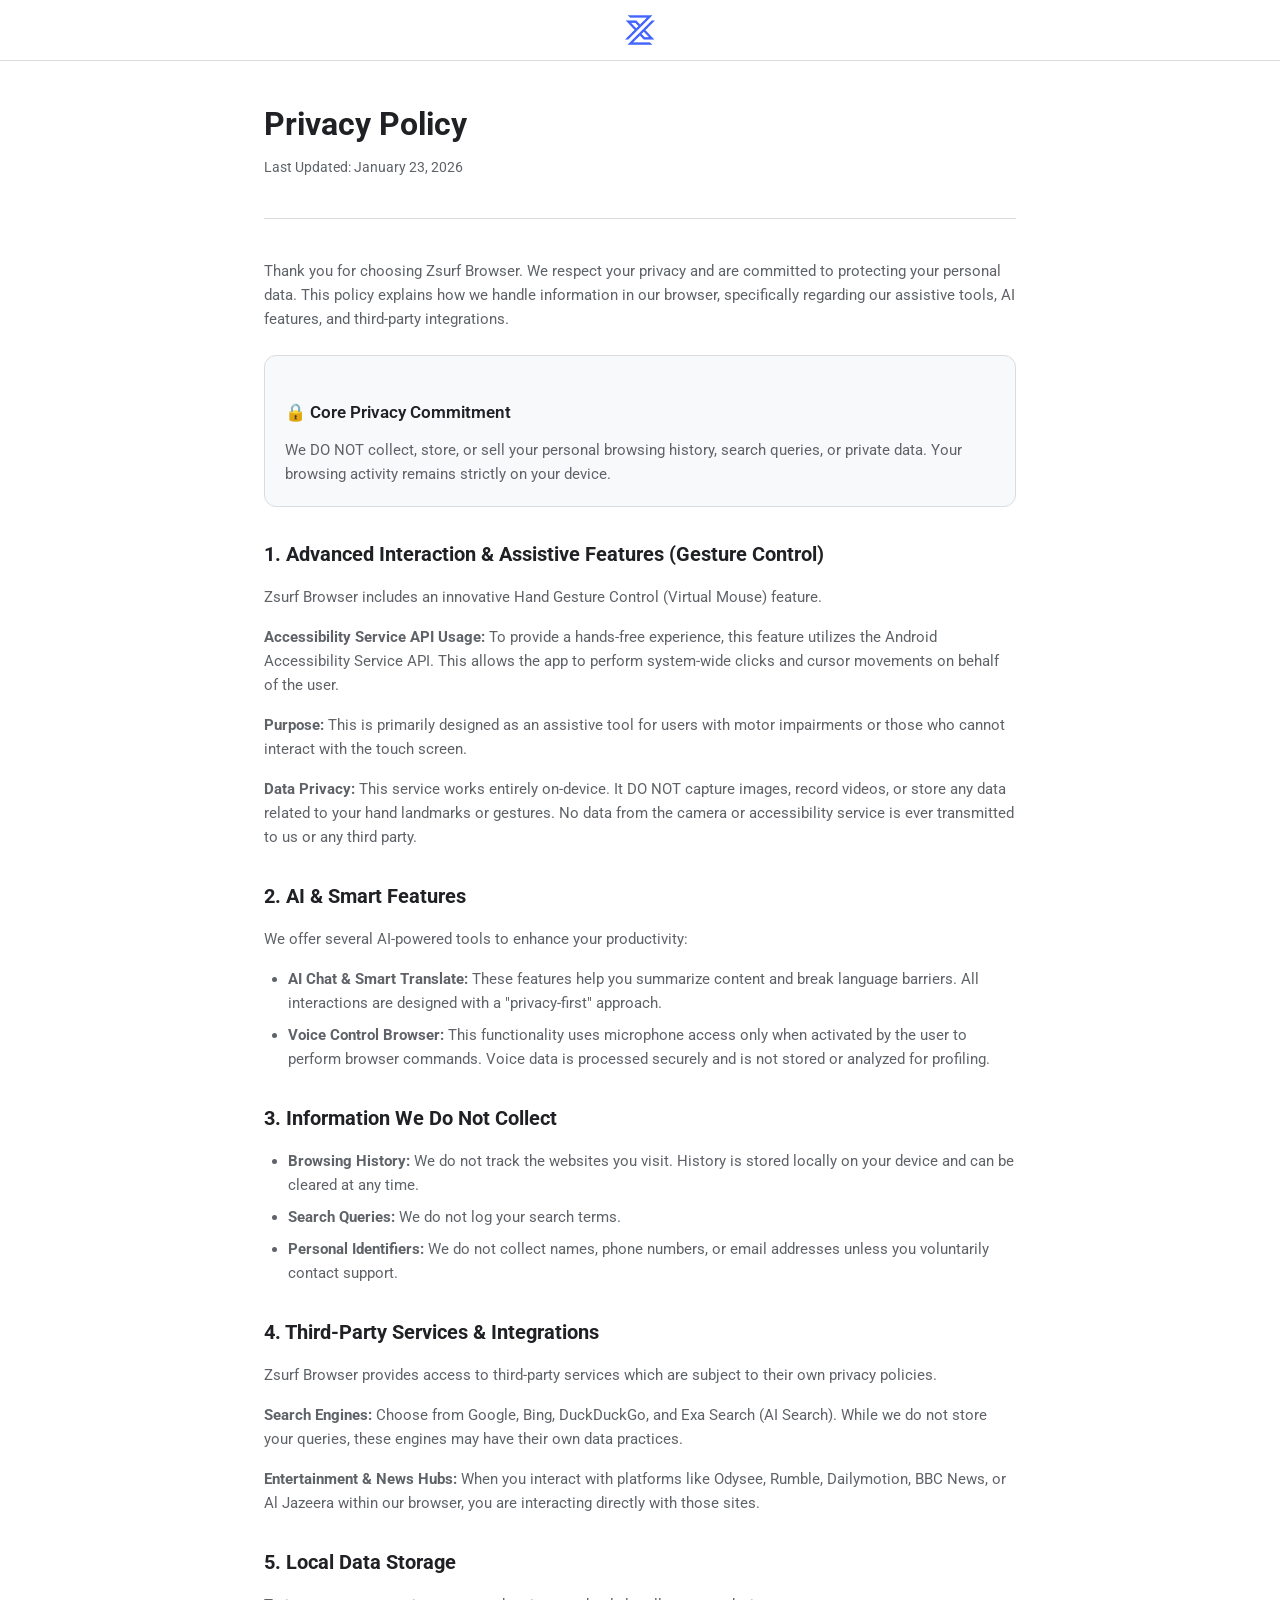
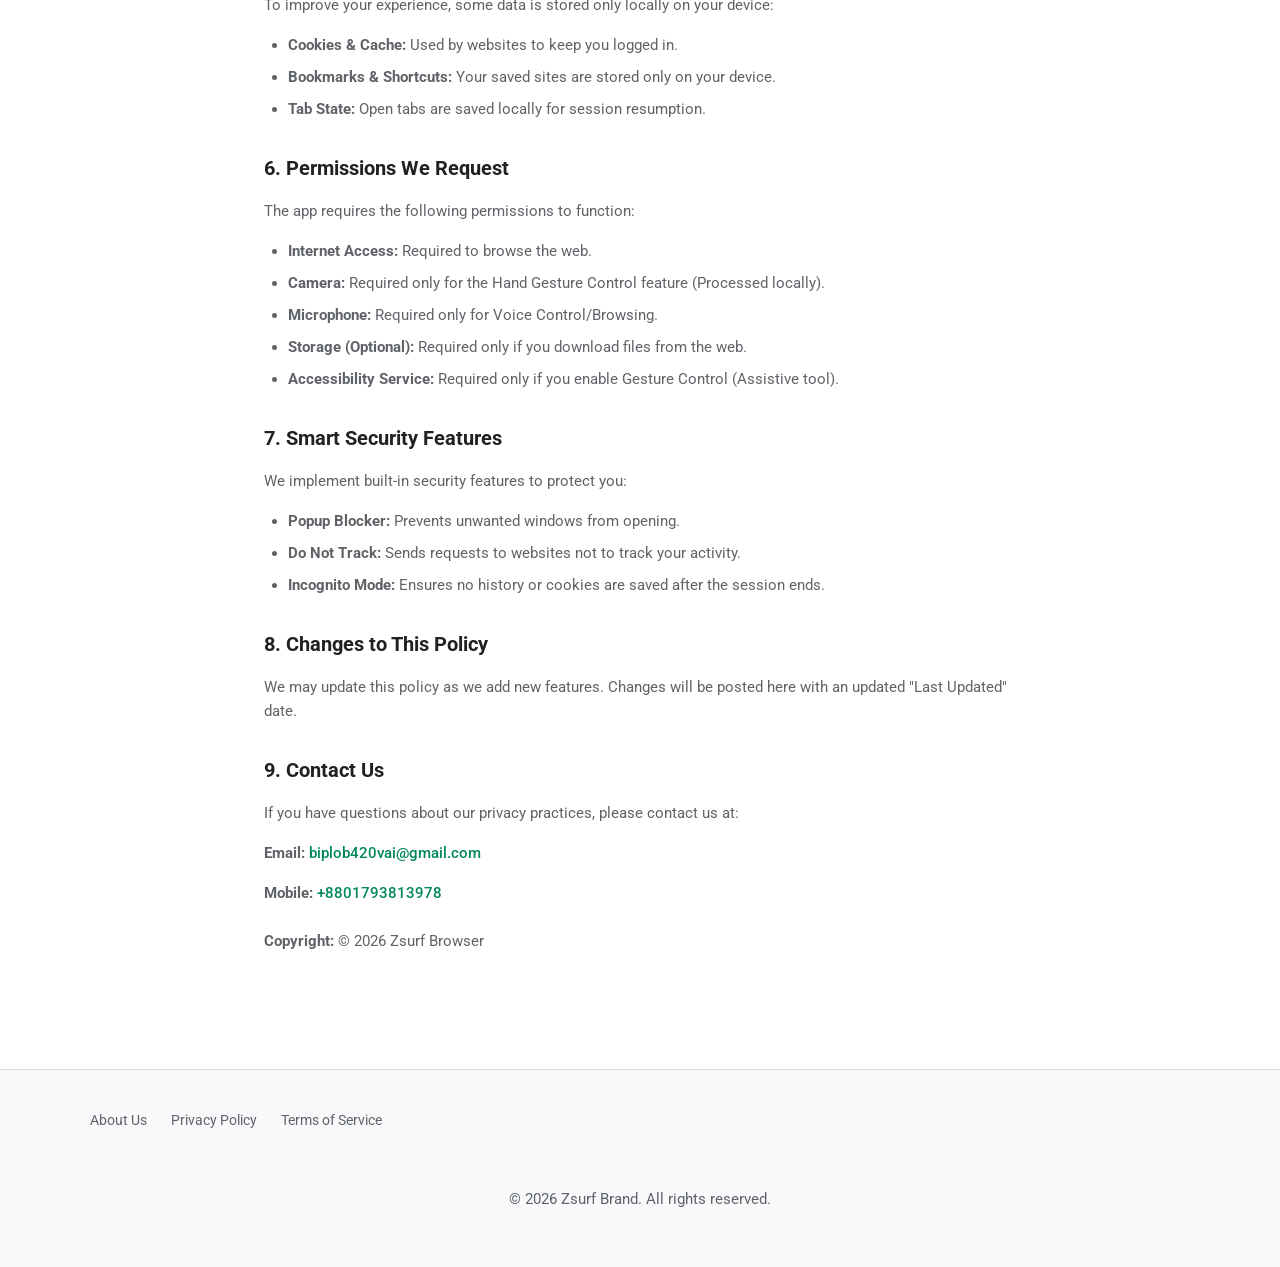
<file: privacy.html>
<!DOCTYPE html>
<html lang="en">

<head>
    <!-- Google tag (gtag.js) -->
    <script async src="https://www.googletagmanager.com/gtag/js?id=G-JWCYLV6PXC"></script>
    <script>
        window.dataLayer = window.dataLayer || [];
        function gtag() { dataLayer.push(arguments); }
        gtag('js', new Date());

        gtag('config', 'G-JWCYLV6PXC');
    </script>
    <meta charset="UTF-8">
    <meta name="viewport" content="width=device-width, initial-scale=1.0">
    <meta name="description"
        content="Privacy Policy for Zsurf Brand applications and services. We are committed to protecting your personal data.">
    <title>Privacy Policy - Zsurf Brand</title>

    <!-- Favicons -->
    <link rel="icon" type="image/png" href="Zsurf%20Brand.png">
    <link rel="apple-touch-icon" href="Zsurf%20Brand.png">

    <link rel="preconnect" href="https://fonts.googleapis.com">
    <link rel="preconnect" href="https://fonts.gstatic.com" crossorigin>
    <link
        href="https://fonts.googleapis.com/css2?family=Google+Sans:wght@400;500;700&family=Roboto:wght@300;400;500;700&display=swap"
        rel="stylesheet">
    <link rel="stylesheet" href="styles.css">
    <style>
        .policy-container {
            max-width: 800px;
            margin: 0 auto;
            padding: 40px 24px;
        }

        .header-section {
            margin-bottom: 40px;
            border-bottom: 1px solid var(--border-color);
            padding-bottom: 24px;
        }

        h1 {
            font-size: 32px;
            margin-bottom: 8px;
            color: var(--text-primary);
        }

        .last-updated {
            color: var(--text-secondary);
            font-size: 14px;
        }

        h2 {
            font-size: 20px;
            margin-top: 32px;
            margin-bottom: 16px;
            color: var(--text-primary);
        }

        h3 {
            font-size: 17px;
            margin-top: 24px;
            margin-bottom: 12px;
            color: var(--text-primary);
            font-weight: 600;
        }

        p,
        li {
            color: var(--text-secondary);
            line-height: 1.6;
            margin-bottom: 16px;
            font-size: 15px;
        }

        ul {
            padding-left: 24px;
            margin-bottom: 16px;
        }

        li {
            margin-bottom: 8px;
        }

        .highlight-box {
            background-color: var(--bg-secondary);
            padding: 20px;
            border-radius: 12px;
            border: 1px solid var(--border-color);
            margin: 24px 0;
        }

        .contact-email {
            color: var(--primary-color);
            font-weight: 500;
            text-decoration: none;
        }
    </style>
</head>

<body>
    <!-- Header -->
    <header class="header">
        <div class="header-left">
            <a href="index.html" class="logo">
                <img src="Zsurf%20Brand.png" alt="Zsurf Brand Logo" class="logo-icon">
            </a>
        </div>
    </header>

    <main class="policy-container">
        <div class="header-section">
            <h1>Privacy Policy</h1>
            <p class="last-updated">Last Updated: January 23, 2026</p>
        </div>

        <p>Thank you for choosing Zsurf Browser. We respect your privacy and are committed to protecting your personal
            data. This policy explains how we handle information in our browser, specifically regarding our assistive
            tools, AI features, and third-party integrations.</p>

        <div class="highlight-box">
            <h3>🔒 Core Privacy Commitment</h3>
            <p style="margin-bottom: 0;">We DO NOT collect, store, or sell your personal browsing history, search
                queries, or private data. Your browsing activity remains strictly on your device.</p>
        </div>

        <h2>1. Advanced Interaction & Assistive Features (Gesture Control)</h2>
        <p>Zsurf Browser includes an innovative Hand Gesture Control (Virtual Mouse) feature.</p>
        <p><strong>Accessibility Service API Usage:</strong> To provide a hands-free experience, this feature utilizes
            the Android Accessibility Service API. This allows the app to perform system-wide clicks and cursor
            movements on behalf of the user.</p>
        <p><strong>Purpose:</strong> This is primarily designed as an assistive tool for users with motor impairments or
            those who cannot interact with the touch screen.</p>
        <p><strong>Data Privacy:</strong> This service works entirely on-device. It DO NOT capture images, record
            videos, or store any data related to your hand landmarks or gestures. No data from the camera or
            accessibility service is ever transmitted to us or any third party.</p>

        <h2>2. AI & Smart Features</h2>
        <p>We offer several AI-powered tools to enhance your productivity:</p>
        <ul>
            <li><strong>AI Chat & Smart Translate:</strong> These features help you summarize content and break language
                barriers. All interactions are designed with a "privacy-first" approach.</li>
            <li><strong>Voice Control Browser:</strong> This functionality uses microphone access only when activated by
                the user to perform browser commands. Voice data is processed securely and is not stored or analyzed for
                profiling.</li>
        </ul>

        <h2>3. Information We Do Not Collect</h2>
        <ul>
            <li><strong>Browsing History:</strong> We do not track the websites you visit. History is stored locally on
                your device and can be cleared at any time.</li>
            <li><strong>Search Queries:</strong> We do not log your search terms.</li>
            <li><strong>Personal Identifiers:</strong> We do not collect names, phone numbers, or email addresses unless
                you voluntarily contact support.</li>
        </ul>

        <h2>4. Third-Party Services & Integrations</h2>
        <p>Zsurf Browser provides access to third-party services which are subject to their own privacy policies.</p>
        <p><strong>Search Engines:</strong> Choose from Google, Bing, DuckDuckGo, and Exa Search (AI Search). While we
            do not store your queries, these engines may have their own data practices.</p>
        <p><strong>Entertainment & News Hubs:</strong> When you interact with platforms like Odysee, Rumble,
            Dailymotion, BBC News, or Al Jazeera within our browser, you are interacting directly with those sites.</p>

        <h2>5. Local Data Storage</h2>
        <p>To improve your experience, some data is stored only locally on your device:</p>
        <ul>
            <li><strong>Cookies & Cache:</strong> Used by websites to keep you logged in.</li>
            <li><strong>Bookmarks & Shortcuts:</strong> Your saved sites are stored only on your device.</li>
            <li><strong>Tab State:</strong> Open tabs are saved locally for session resumption.</li>
        </ul>

        <h2>6. Permissions We Request</h2>
        <p>The app requires the following permissions to function:</p>
        <ul>
            <li><strong>Internet Access:</strong> Required to browse the web.</li>
            <li><strong>Camera:</strong> Required only for the Hand Gesture Control feature (Processed locally).</li>
            <li><strong>Microphone:</strong> Required only for Voice Control/Browsing.</li>
            <li><strong>Storage (Optional):</strong> Required only if you download files from the web.</li>
            <li><strong>Accessibility Service:</strong> Required only if you enable Gesture Control (Assistive tool).
            </li>
        </ul>

        <h2>7. Smart Security Features</h2>
        <p>We implement built-in security features to protect you:</p>
        <ul>
            <li><strong>Popup Blocker:</strong> Prevents unwanted windows from opening.</li>
            <li><strong>Do Not Track:</strong> Sends requests to websites not to track your activity.</li>
            <li><strong>Incognito Mode:</strong> Ensures no history or cookies are saved after the session ends.</li>
        </ul>

        <h2>8. Changes to This Policy</h2>
        <p>We may update this policy as we add new features. Changes will be posted here with an updated "Last Updated"
            date.</p>

        <h2>9. Contact Us</h2>
        <p>If you have questions about our privacy practices, please contact us at:</p>
        <p><strong>Email:</strong> <a href="mailto:biplob420vai@gmail.com"
                class="contact-email">biplob420vai@gmail.com</a></p>
        <p><strong>Mobile:</strong> <a href="tel:+8801793813978" class="contact-email">+8801793813978</a></p>
        <p style="margin-top: 24px;"><strong>Copyright:</strong> © 2026 Zsurf Browser</p>
    </main>

    <!-- Footer -->
    <footer class="footer">
        <div class="footer-content">
            <div class="footer-links">
                <a href="about.html">About Us</a>
                <a href="privacy.html">Privacy Policy</a>
                <a href="terms.html">Terms of Service</a>
            </div>
            <div class="copyright">
                <p>© 2026 Zsurf Brand. All rights reserved.</p>
            </div>
        </div>
    </footer>
</body>

</html>
</file>
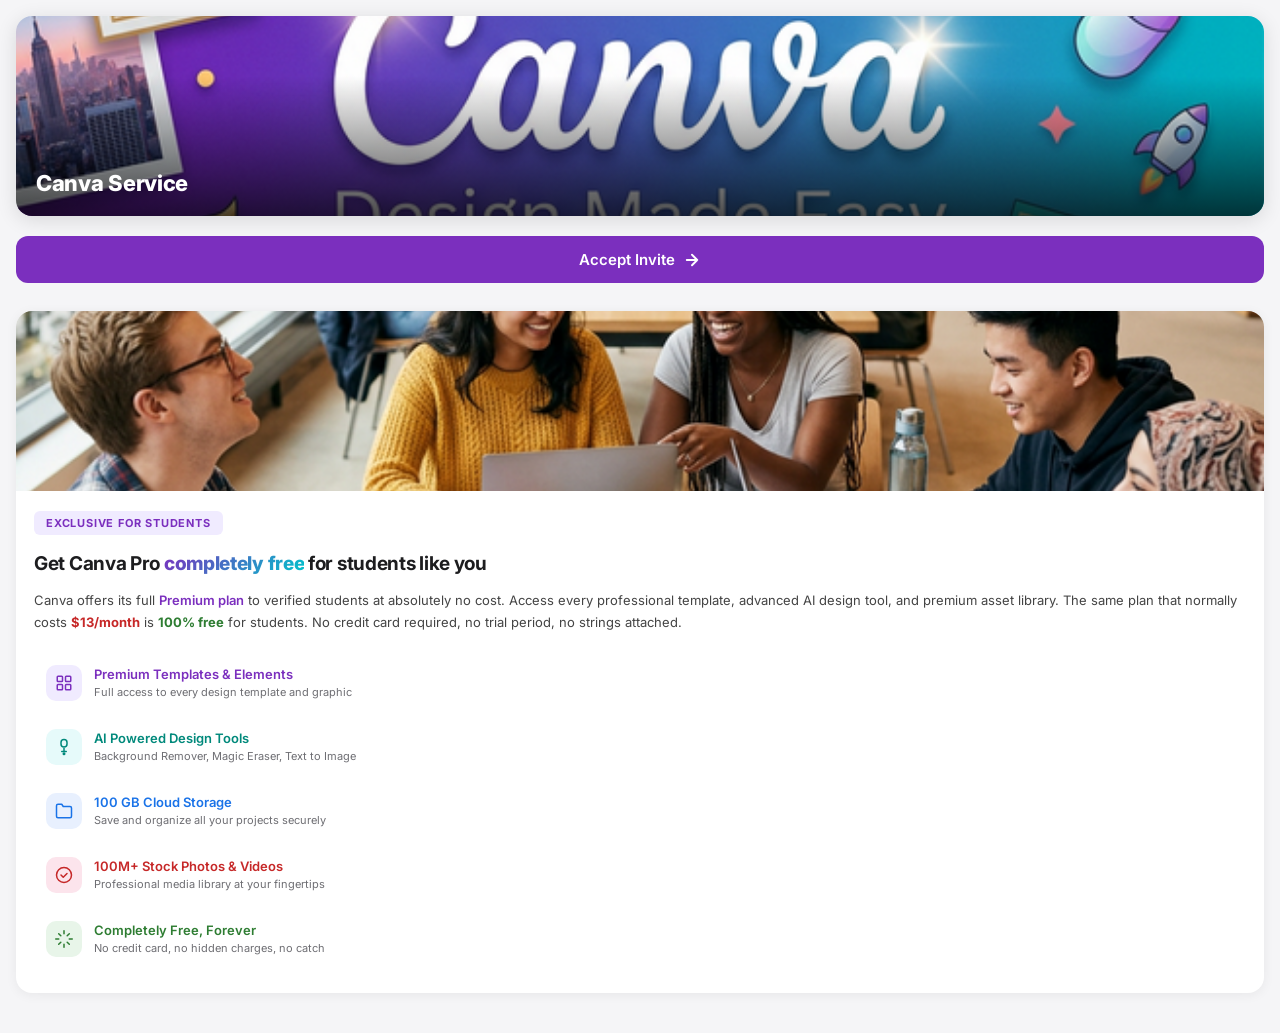
<file: service.html>
<!DOCTYPE html>
<html lang="en">

<head>
    <script async src="https://www.googletagmanager.com/gtag/js?id=G-JWCYLV6PXC"></script>
    <script>
        window.dataLayer = window.dataLayer || [];
        function gtag() { dataLayer.push(arguments); }
        gtag('js', new Date());
        gtag('config', 'G-JWCYLV6PXC');
    </script>
    <meta charset="UTF-8">
    <meta name="viewport" content="width=device-width, initial-scale=1.0">
    <meta name="description" content="Canva Premium for Students — Get Canva Pro completely free as a student.">
    <title>Canva Service - Zsurf Brand</title>

    <link rel="icon" type="image/png" href="Zsurf%20Brand.png">
    <link rel="apple-touch-icon" href="Zsurf%20Brand.png">
    <link rel="preconnect" href="https://fonts.googleapis.com">
    <link rel="preconnect" href="https://fonts.gstatic.com" crossorigin>
    <link href="https://fonts.googleapis.com/css2?family=Inter:wght@400;500;600;700;800&display=swap" rel="stylesheet">

    <style>
        * {
            margin: 0;
            padding: 0;
            box-sizing: border-box;
        }

        body {
            font-family: 'Inter', -apple-system, BlinkMacSystemFont, sans-serif;
            background: #f5f5f7;
            color: #1d1d1f;
            -webkit-font-smoothing: antialiased;
        }

        .container {
            max-width: 100%;
            margin: 0 auto;
            padding: 16px 16px 40px;
        }

        /* Hero Banner */
        .hero {
            display: block;
            border-radius: 16px;
            overflow: hidden;
            position: relative;
            margin-bottom: 20px;
            text-decoration: none;
            box-shadow: 0 4px 20px rgba(0, 0, 0, 0.12);
        }

        .hero img {
            width: 100%;
            height: 200px;
            object-fit: cover;
            display: block;
        }

        .hero-overlay {
            position: absolute;
            inset: 0;
            background: linear-gradient(180deg, transparent 30%, rgba(0, 0, 0, 0.7));
            display: flex;
            align-items: flex-end;
            padding: 20px;
        }

        .hero-title {
            font-size: 22px;
            font-weight: 800;
            color: #fff;
            letter-spacing: -0.3px;
        }

        /* Invite Button */
        .invite-btn-wrap {
            text-align: center;
            margin-bottom: 28px;
        }

        .invite-btn {
            display: inline-flex;
            align-items: center;
            gap: 8px;
            background: #7B2FBE;
            color: #fff;
            font-family: inherit;
            font-size: 15px;
            font-weight: 600;
            padding: 14px 32px;
            border-radius: 12px;
            text-decoration: none;
            width: 100%;
            justify-content: center;
        }

        .invite-btn svg {
            width: 18px;
            height: 18px;
        }

        /* Student Card */
        .student-card {
            background: #fff;
            border-radius: 16px;
            overflow: hidden;
            box-shadow: 0 2px 12px rgba(0, 0, 0, 0.06);
        }

        .student-card img {
            width: 100%;
            height: 180px;
            object-fit: cover;
            display: block;
        }

        .student-body {
            padding: 20px 18px 24px;
        }

        .tag {
            display: inline-block;
            background: #f0ebff;
            color: #7B2FBE;
            font-size: 11px;
            font-weight: 700;
            letter-spacing: 0.8px;
            text-transform: uppercase;
            padding: 5px 12px;
            border-radius: 6px;
            margin-bottom: 16px;
        }

        .student-body h2 {
            font-size: 19px;
            font-weight: 700;
            line-height: 1.35;
            color: #1d1d1f;
            margin-bottom: 12px;
            letter-spacing: -0.3px;
        }

        .student-body h2 strong {
            background: linear-gradient(135deg, #7B2FBE, #00C4CC);
            -webkit-background-clip: text;
            -webkit-text-fill-color: transparent;
            background-clip: text;
            font-weight: 800;
        }

        .student-body .desc {
            font-size: 13px;
            line-height: 1.7;
            color: #444;
            margin-bottom: 20px;
        }

        .desc .highlight {
            color: #7B2FBE;
            font-weight: 600;
        }

        .desc .price {
            color: #c62828;
            font-weight: 700;
        }

        .desc .free {
            color: #2e7d32;
            font-weight: 700;
        }

        /* Feature List */
        .features {
            list-style: none;
            display: flex;
            flex-direction: column;
            gap: 4px;
        }

        .features li {
            display: flex;
            align-items: center;
            gap: 12px;
            padding: 12px 12px;
            border-radius: 12px;
        }

        .f-icon {
            width: 36px;
            height: 36px;
            border-radius: 10px;
            display: flex;
            align-items: center;
            justify-content: center;
            flex-shrink: 0;
        }

        .f-icon svg {
            width: 18px;
            height: 18px;
        }

        .f-icon.purple {
            background: #f0ebff;
            color: #7B2FBE;
        }

        .f-icon.teal {
            background: #e6fafa;
            color: #00897b;
        }

        .f-icon.blue {
            background: #e8f0fe;
            color: #1a73e8;
        }

        .f-icon.rose {
            background: #fce4ec;
            color: #c62828;
        }

        .f-icon.green {
            background: #e8f5e9;
            color: #2e7d32;
        }

        .f-text {
            font-size: 13px;
            font-weight: 600;
            color: #1d1d1f;
            line-height: 1.4;
        }

        .f-text span {
            display: block;
            font-size: 11px;
            font-weight: 400;
            color: #6e6e73;
            margin-top: 2px;
        }

        .features li:nth-child(1) .f-text {
            color: #7B2FBE;
        }

        .features li:nth-child(2) .f-text {
            color: #00897b;
        }

        .features li:nth-child(3) .f-text {
            color: #1a73e8;
        }

        .features li:nth-child(4) .f-text {
            color: #c62828;
        }

        .features li:nth-child(5) .f-text {
            color: #2e7d32;
        }
    </style>
</head>

<body>
    <div class="container">

        <!-- Hero Banner -->
        <a href="https://www.canva.com/" target="_blank" rel="noopener noreferrer" class="hero">
            <img src="canva-service.png" alt="Canva Design Service">
            <div class="hero-overlay">
                <span class="hero-title">Canva Service</span>
            </div>
        </a>

        <!-- Accept Invite -->
        <div class="invite-btn-wrap">
            <a href="https://www.canva.com/" target="_blank" rel="noopener noreferrer" class="invite-btn">
                Accept Invite
                <svg viewBox="0 0 24 24" fill="none" stroke="currentColor" stroke-width="2.5" stroke-linecap="round"
                    stroke-linejoin="round">
                    <path d="M5 12h14M12 5l7 7-7 7" />
                </svg>
            </a>
        </div>

        <!-- Student Section -->
        <div class="student-card">
            <img src="canva-student.png" alt="Students collaborating on design projects">
            <div class="student-body">
                <div class="tag">Exclusive for Students</div>
                <h2>Get Canva Pro <strong>completely free</strong> for students like you</h2>
                <p class="desc">
                    Canva offers its full <span class="highlight">Premium plan</span> to verified students at absolutely
                    no cost. Access every professional template,
                    advanced AI design tool, and premium asset library. The same plan that normally costs <span
                        class="price">$13/month</span> is
                    <span class="free">100% free</span> for students. No credit card required, no trial period, no
                    strings attached.
                </p>

                <ul class="features">
                    <li>
                        <div class="f-icon purple">
                            <svg viewBox="0 0 24 24" fill="none" stroke="currentColor" stroke-width="2"
                                stroke-linecap="round" stroke-linejoin="round">
                                <rect x="3" y="3" width="7" height="7" rx="1" />
                                <rect x="14" y="3" width="7" height="7" rx="1" />
                                <rect x="3" y="14" width="7" height="7" rx="1" />
                                <rect x="14" y="14" width="7" height="7" rx="1" />
                            </svg>
                        </div>
                        <div class="f-text">Premium Templates & Elements<span>Full access to every design template and
                                graphic</span></div>
                    </li>
                    <li>
                        <div class="f-icon teal">
                            <svg viewBox="0 0 24 24" fill="none" stroke="currentColor" stroke-width="2"
                                stroke-linecap="round" stroke-linejoin="round">
                                <path d="M12 2a4 4 0 0 1 4 4v2a4 4 0 0 1-8 0V6a4 4 0 0 1 4-4z" />
                                <path d="M9 18h6" />
                                <path d="M12 14v4" />
                                <circle cx="12" cy="21" r="1" />
                            </svg>
                        </div>
                        <div class="f-text">AI Powered Design Tools<span>Background Remover, Magic Eraser, Text to
                                Image</span></div>
                    </li>
                    <li>
                        <div class="f-icon blue">
                            <svg viewBox="0 0 24 24" fill="none" stroke="currentColor" stroke-width="2"
                                stroke-linecap="round" stroke-linejoin="round">
                                <path d="M22 19a2 2 0 0 1-2 2H4a2 2 0 0 1-2-2V5a2 2 0 0 1 2-2h5l2 3h9a2 2 0 0 1 2 2z" />
                            </svg>
                        </div>
                        <div class="f-text">100 GB Cloud Storage<span>Save and organize all your projects
                                securely</span></div>
                    </li>
                    <li>
                        <div class="f-icon rose">
                            <svg viewBox="0 0 24 24" fill="none" stroke="currentColor" stroke-width="2"
                                stroke-linecap="round" stroke-linejoin="round">
                                <circle cx="12" cy="12" r="10" />
                                <path d="m8 12 3 3 5-5" />
                            </svg>
                        </div>
                        <div class="f-text">100M+ Stock Photos & Videos<span>Professional media library at your
                                fingertips</span></div>
                    </li>
                    <li>
                        <div class="f-icon green">
                            <svg viewBox="0 0 24 24" fill="none" stroke="currentColor" stroke-width="2"
                                stroke-linecap="round" stroke-linejoin="round">
                                <path
                                    d="M12 1v4M12 19v4M4.93 4.93l2.83 2.83M16.24 16.24l2.83 2.83M1 12h4M19 12h4M4.93 19.07l2.83-2.83M16.24 7.76l2.83-2.83" />
                            </svg>
                        </div>
                        <div class="f-text">Completely Free, Forever<span>No credit card, no hidden charges, no
                                catch</span></div>
                    </li>
                </ul>
            </div>
        </div>

    </div>
</body>

</html>
</file>
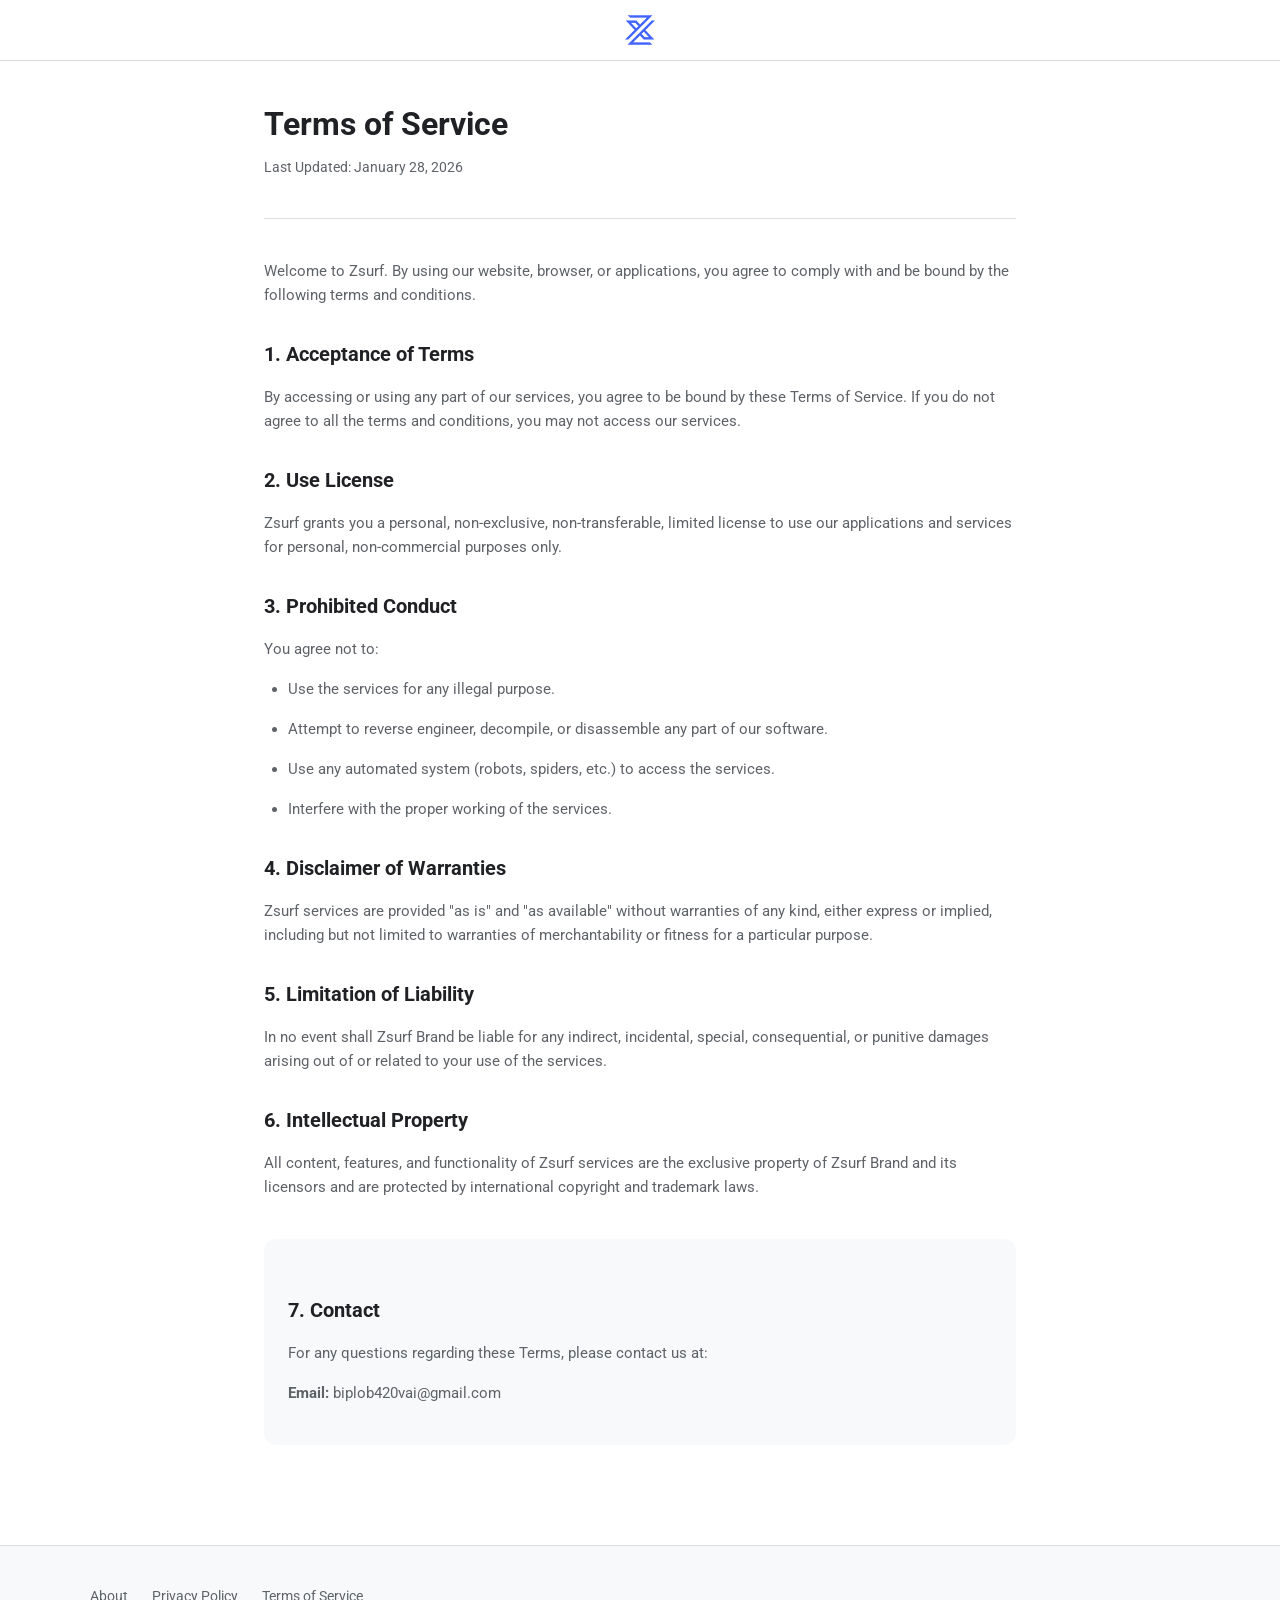
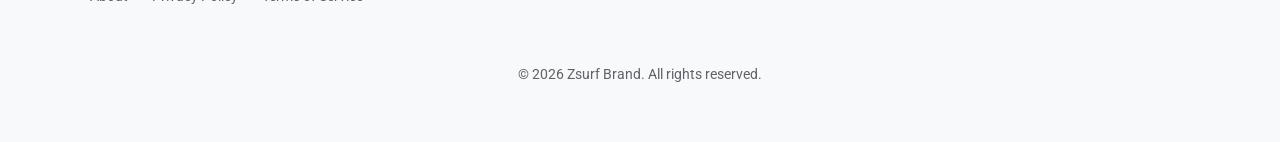
<file: terms.html>
<!DOCTYPE html>
<html lang="en">

<head>
    <!-- Google tag (gtag.js) -->
    <script async src="https://www.googletagmanager.com/gtag/js?id=G-JWCYLV6PXC"></script>
    <script>
        window.dataLayer = window.dataLayer || [];
        function gtag() { dataLayer.push(arguments); }
        gtag('js', new Date());

        gtag('config', 'G-JWCYLV6PXC');
    </script>
    <meta charset="UTF-8">
    <meta name="viewport" content="width=device-width, initial-scale=1.0">
    <meta name="description" content="Terms of Service for Zsurf Brand applications and services.">
    <title>Terms of Service - Zsurf Brand</title>

    <!-- Favicons -->
    <link rel="icon" type="image/png" href="Zsurf%20Brand.png">
    <link rel="apple-touch-icon" href="Zsurf%20Brand.png">

    <link rel="preconnect" href="https://fonts.googleapis.com">
    <link rel="preconnect" href="https://fonts.gstatic.com" crossorigin>
    <link
        href="https://fonts.googleapis.com/css2?family=Google+Sans:wght@400;500;700&family=Roboto:wght@300;400;500;700&display=swap"
        rel="stylesheet">
    <link rel="stylesheet" href="styles.css">
    <style>
        .terms-container {
            max-width: 800px;
            margin: 0 auto;
            padding: 40px 24px;
        }

        .header-section {
            margin-bottom: 40px;
            border-bottom: 1px solid var(--border-color);
            padding-bottom: 24px;
        }

        h1 {
            font-size: 32px;
            margin-bottom: 8px;
            color: var(--text-primary);
        }

        .last-updated {
            color: var(--text-secondary);
            font-size: 14px;
        }

        h2 {
            font-size: 20px;
            margin-top: 32px;
            margin-bottom: 16px;
            color: var(--text-primary);
        }

        p,
        li {
            color: var(--text-secondary);
            line-height: 1.6;
            margin-bottom: 16px;
            font-size: 15px;
        }

        ul {
            padding-left: 24px;
            margin-bottom: 16px;
        }

        .contact-info {
            background-color: var(--bg-secondary);
            padding: 24px;
            border-radius: 12px;
            margin-top: 40px;
        }
    </style>
</head>

<body>
    <!-- Header -->
    <header class="header">
        <div class="header-left">
            <a href="index.html" class="logo">
                <img src="Zsurf%20Brand.png" alt="Zsurf Brand Logo" class="logo-icon">
            </a>
        </div>
    </header>

    <main class="terms-container">
        <div class="header-section">
            <h1>Terms of Service</h1>
            <p class="last-updated">Last Updated: January 28, 2026</p>
        </div>

        <p>Welcome to Zsurf. By using our website, browser, or applications, you agree to comply with and be bound by
            the following terms and conditions.</p>

        <h2>1. Acceptance of Terms</h2>
        <p>By accessing or using any part of our services, you agree to be bound by these Terms of Service. If you do
            not agree to all the terms and conditions, you may not access our services.</p>

        <h2>2. Use License</h2>
        <p>Zsurf grants you a personal, non-exclusive, non-transferable, limited license to use our applications and
            services for personal, non-commercial purposes only.</p>

        <h2>3. Prohibited Conduct</h2>
        <p>You agree not to:</p>
        <ul>
            <li>Use the services for any illegal purpose.</li>
            <li>Attempt to reverse engineer, decompile, or disassemble any part of our software.</li>
            <li>Use any automated system (robots, spiders, etc.) to access the services.</li>
            <li>Interfere with the proper working of the services.</li>
        </ul>

        <h2>4. Disclaimer of Warranties</h2>
        <p>Zsurf services are provided "as is" and "as available" without warranties of any kind, either express or
            implied, including but not limited to warranties of merchantability or fitness for a particular purpose.</p>

        <h2>5. Limitation of Liability</h2>
        <p>In no event shall Zsurf Brand be liable for any indirect, incidental, special, consequential, or punitive
            damages arising out of or related to your use of the services.</p>

        <h2>6. Intellectual Property</h2>
        <p>All content, features, and functionality of Zsurf services are the exclusive property of Zsurf Brand and its
            licensors and are protected by international copyright and trademark laws.</p>

        <div class="contact-info">
            <h2>7. Contact</h2>
            <p>For any questions regarding these Terms, please contact us at:</p>
            <p><strong>Email:</strong> biplob420vai@gmail.com</p>
        </div>
    </main>

    <!-- Footer -->
    <footer class="footer">
        <div class="footer-content">
            <div class="footer-links">
                <a href="about.html">About</a>
                <a href="privacy.html">Privacy Policy</a>
                <a href="terms.html">Terms of Service</a>
            </div>
            <p class="copyright">© 2026 Zsurf Brand. All rights reserved.</p>
        </div>
    </footer>
</body>

</html>
</file>
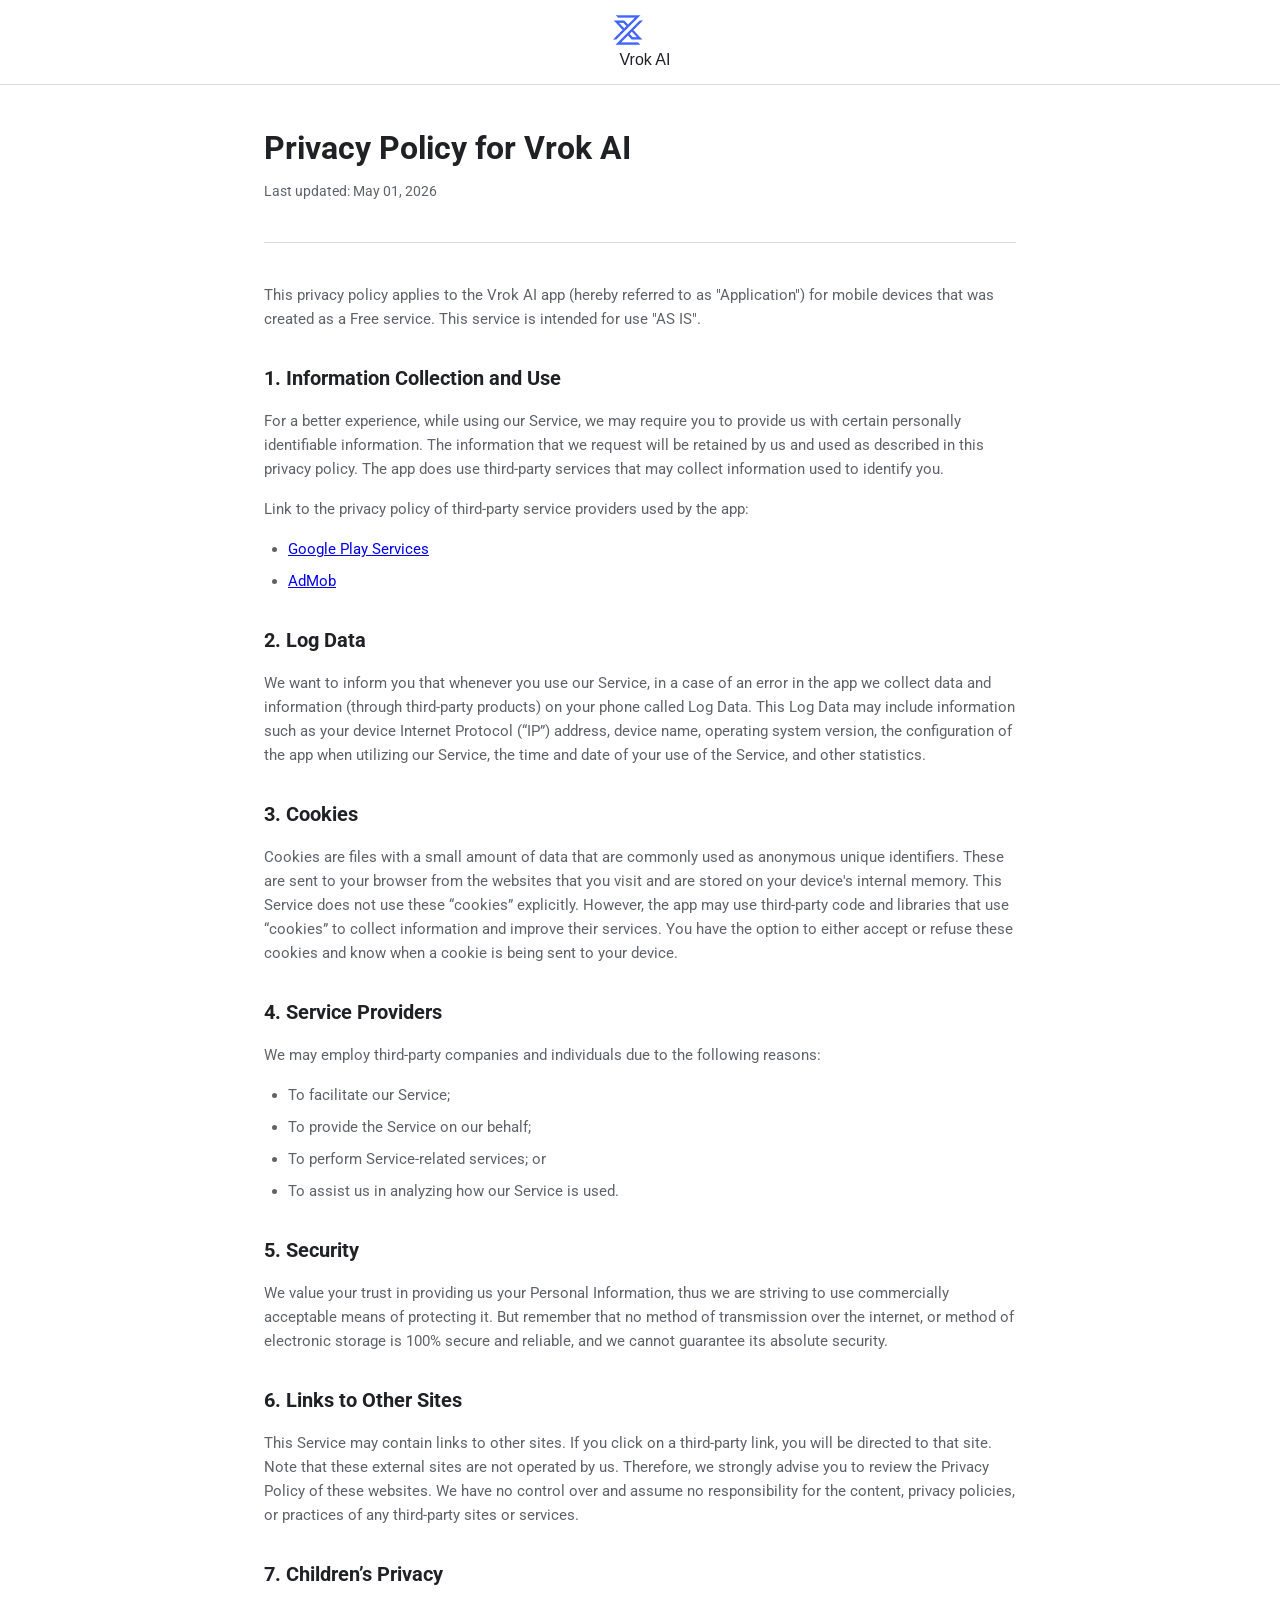
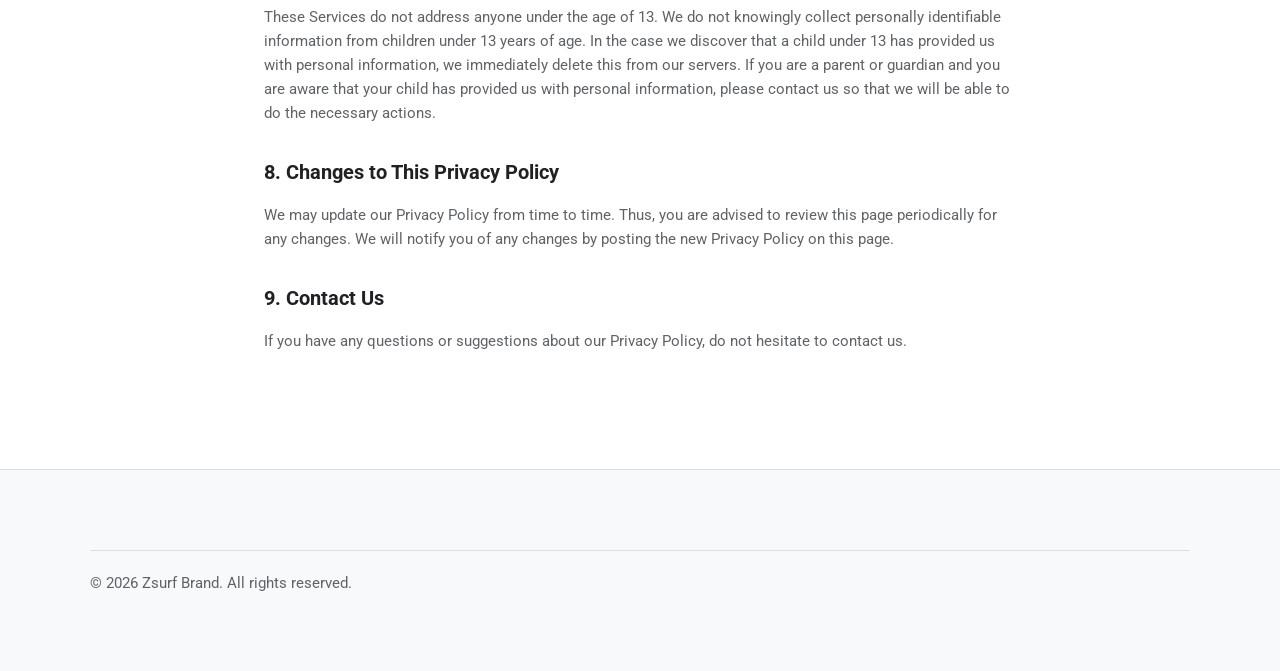
<file: vrok-privacy.html>
<!DOCTYPE html>
<html lang="en">

<head>
    <!-- Google tag (gtag.js) -->
    <script async src="https://www.googletagmanager.com/gtag/js?id=G-JWCYLV6PXC"></script>
    <script>
        window.dataLayer = window.dataLayer || [];
        function gtag() { dataLayer.push(arguments); }
        gtag('js', new Date());

        gtag('config', 'G-JWCYLV6PXC');
    </script>
    <meta charset="UTF-8">
    <meta name="viewport" content="width=device-width, initial-scale=1.0">
    <meta name="description"
        content="Privacy Policy for Vrok AI application. We are committed to protecting your personal data.">
    <title>Privacy Policy - Vrok AI</title>

    <!-- Favicons -->
    <link rel="icon" type="image/png" href="Vrok.png">
    <link rel="apple-touch-icon" href="Vrok.png">

    <link rel="preconnect" href="https://fonts.googleapis.com">
    <link rel="preconnect" href="https://fonts.gstatic.com" crossorigin>
    <link
        href="https://fonts.googleapis.com/css2?family=Google+Sans:wght@400;500;700&family=Roboto:wght@300;400;500;700&display=swap"
        rel="stylesheet">
    <link rel="stylesheet" href="styles.css">
    <style>
        .policy-container {
            max-width: 800px;
            margin: 0 auto;
            padding: 40px 24px;
        }

        .header-section {
            margin-bottom: 40px;
            border-bottom: 1px solid var(--border-color);
            padding-bottom: 24px;
        }

        h1 {
            font-size: 32px;
            margin-bottom: 8px;
            color: var(--text-primary);
        }

        .last-updated {
            color: var(--text-secondary);
            font-size: 14px;
        }

        h2 {
            font-size: 20px;
            margin-top: 32px;
            margin-bottom: 16px;
            color: var(--text-primary);
        }

        h3 {
            font-size: 17px;
            margin-top: 24px;
            margin-bottom: 12px;
            color: var(--text-primary);
            font-weight: 600;
        }

        p,
        li {
            color: var(--text-secondary);
            line-height: 1.6;
            margin-bottom: 16px;
            font-size: 15px;
        }

        ul {
            padding-left: 24px;
            margin-bottom: 16px;
        }

        li {
            margin-bottom: 8px;
        }

        .highlight-box {
            background-color: var(--bg-secondary);
            padding: 20px;
            border-radius: 12px;
            border: 1px solid var(--border-color);
            margin: 24px 0;
        }

        .contact-email {
            color: var(--primary-color);
            font-weight: 500;
            text-decoration: none;
        }
    </style>
</head>

<body>
    <!-- Header -->
    <header class="header">
        <div class="header-left">
            <a href="index.html" class="logo">
                <img src="Zsurf%20Brand.png" alt="Zsurf Brand Logo" class="logo-icon">
            </a>
            <span style="margin-left: 10px; font-weight: 500; color: var(--text-primary); font-family: 'Google Sans', sans-serif;">Vrok AI</span>
        </div>
    </header>

    <main class="policy-container">
        <div class="header-section">
            <h1>Privacy Policy for Vrok AI</h1>
            <p class="last-updated">Last updated: May 01, 2026</p>
        </div>

        <p>This privacy policy applies to the Vrok AI app (hereby referred to as "Application") for mobile devices that was created as a Free service. This service is intended for use "AS IS".</p>

        <h2>1. Information Collection and Use</h2>
        <p>For a better experience, while using our Service, we may require you to provide us with certain personally identifiable information. The information that we request will be retained by us and used as described in this privacy policy. The app does use third-party services that may collect information used to identify you.</p>
        <p>Link to the privacy policy of third-party service providers used by the app:</p>
        <ul>
            <li><a href="https://policies.google.com/privacy" target="_blank" rel="noopener">Google Play Services</a></li>
            <li><a href="https://support.google.com/admob/answer/6128543?hl=en" target="_blank" rel="noopener">AdMob</a></li>
        </ul>

        <h2>2. Log Data</h2>
        <p>We want to inform you that whenever you use our Service, in a case of an error in the app we collect data and information (through third-party products) on your phone called Log Data. This Log Data may include information such as your device Internet Protocol (“IP”) address, device name, operating system version, the configuration of the app when utilizing our Service, the time and date of your use of the Service, and other statistics.</p>

        <h2>3. Cookies</h2>
        <p>Cookies are files with a small amount of data that are commonly used as anonymous unique identifiers. These are sent to your browser from the websites that you visit and are stored on your device's internal memory. This Service does not use these “cookies” explicitly. However, the app may use third-party code and libraries that use “cookies” to collect information and improve their services. You have the option to either accept or refuse these cookies and know when a cookie is being sent to your device.</p>

        <h2>4. Service Providers</h2>
        <p>We may employ third-party companies and individuals due to the following reasons:</p>
        <ul>
            <li>To facilitate our Service;</li>
            <li>To provide the Service on our behalf;</li>
            <li>To perform Service-related services; or</li>
            <li>To assist us in analyzing how our Service is used.</li>
        </ul>

        <h2>5. Security</h2>
        <p>We value your trust in providing us your Personal Information, thus we are striving to use commercially acceptable means of protecting it. But remember that no method of transmission over the internet, or method of electronic storage is 100% secure and reliable, and we cannot guarantee its absolute security.</p>

        <h2>6. Links to Other Sites</h2>
        <p>This Service may contain links to other sites. If you click on a third-party link, you will be directed to that site. Note that these external sites are not operated by us. Therefore, we strongly advise you to review the Privacy Policy of these websites. We have no control over and assume no responsibility for the content, privacy policies, or practices of any third-party sites or services.</p>

        <h2>7. Children’s Privacy</h2>
        <p>These Services do not address anyone under the age of 13. We do not knowingly collect personally identifiable information from children under 13 years of age. In the case we discover that a child under 13 has provided us with personal information, we immediately delete this from our servers. If you are a parent or guardian and you are aware that your child has provided us with personal information, please contact us so that we will be able to do the necessary actions.</p>

        <h2>8. Changes to This Privacy Policy</h2>
        <p>We may update our Privacy Policy from time to time. Thus, you are advised to review this page periodically for any changes. We will notify you of any changes by posting the new Privacy Policy on this page.</p>

        <h2>9. Contact Us</h2>
        <p>If you have any questions or suggestions about our Privacy Policy, do not hesitate to contact us.</p>
    </main>

    <!-- Footer -->
    <footer class="footer">
        <div class="footer-content" style="text-align: center; padding: 20px 0; border-top: 1px solid var(--border-color); margin-top: 40px; color: var(--text-secondary); font-size: 14px;">
            <p>© 2026 Zsurf Brand. All rights reserved.</p>
        </div>
    </footer>
</body>

</html>
</file>
<file: styles.css>
/* Zsurf Apps - Premium Play Store Design */

* {
    margin: 0;
    padding: 0;
    box-sizing: border-box;
}

:root {
    --primary-color: #01875f;
    /* Play Store Green */
    --primary-dark: #00664a;
    --text-primary: #202124;
    --text-secondary: #5f6368;
    --bg-color: #ffffff;
    --bg-secondary: #f8f9fa;
    --border-color: #dadce0;
    --card-hover-shadow: 0 1px 2px 0 rgba(60, 64, 67, 0.3), 0 1px 3px 1px rgba(60, 64, 67, 0.15);
}

body {
    font-family: 'Google Sans', 'Roboto', sans-serif;
    background-color: var(--bg-color);
    color: var(--text-primary);
    line-height: 1.5;
}

/* Header */
.header {
    position: sticky;
    top: 0;
    z-index: 100;
    display: flex;
    justify-content: center;
    /* Center the logo */
    align-items: center;
    padding: 12px 24px;
    background: var(--bg-color);
    box-shadow: 0 1px 0 0 var(--border-color);
}

.header-left .logo {
    display: flex;
    align-items: center;
    gap: 12px;
    text-decoration: none;
    color: var(--text-primary);
    font-size: 22px;
    font-weight: 500;
}

.logo-icon {
    width: 36px;
    height: 36px;
    object-fit: contain;
}


.header-right {
    display: flex;
    gap: 16px;
    position: absolute;
    /* Position icons independently */
    right: 24px;
}

.icon-btn {
    background: none;
    border: none;
    cursor: pointer;
    color: var(--text-secondary);
    padding: 8px;
    border-radius: 50%;
    transition: background 0.2s;
}

.icon-btn:hover {
    background-color: rgba(0, 0, 0, 0.04);
}

.icon-btn svg {
    width: 24px;
    height: 24px;
}

/* Main Content */
.main-content {
    max-width: 1100px;
    margin: 0 auto;
    padding: 24px;
}

/* Section Styling */
.apps-section {
    margin-bottom: 40px;
}

.section-title {
    display: flex;
    justify-content: space-between;
    align-items: baseline;
    margin-bottom: 20px;
}

.section-title h2 {
    font-size: 24px;
    font-weight: 500;
}

.section-title .subtitle {
    font-size: 14px;
    color: var(--primary-color);
    font-weight: 500;
    cursor: pointer;
}

/* Apps Grid */
.apps-grid {
    display: grid;
    grid-template-columns: repeat(auto-fill, minmax(140px, 1fr));
    gap: 24px;
}

/* App Item Card */
.app-item {
    display: flex;
    flex-direction: column;
    text-decoration: none;
    color: inherit;
    border-radius: 12px;
    padding: 12px;
    transition: background-color 0.2s, box-shadow 0.2s;
}

.app-item:hover {
    background-color: var(--bg-secondary);
    box-shadow: var(--card-hover-shadow);
}

.app-icon {
    width: 100%;
    aspect-ratio: 1;
    border-radius: 20px;
    margin-bottom: 12px;
    overflow: hidden;
    position: relative;
    box-shadow: 0 1px 3px rgba(0, 0, 0, 0.12);
}

.app-icon svg {
    width: 100%;
    height: 100%;
    object-fit: cover;
}

.app-info {
    display: flex;
    flex-direction: column;
    gap: 4px;
}

.app-name {
    font-size: 14px;
    font-weight: 500;
    color: var(--text-primary);
    white-space: nowrap;
    overflow: hidden;
    text-overflow: ellipsis;
}

.app-rating,
.app-status {
    font-size: 12px;
    color: var(--text-secondary);
}

/* Coming Soon Styling */
.coming-soon .app-icon {
    background-color: #f1f3f4;
    display: flex;
    align-items: center;
    justify-content: center;
}

.coming-soon .app-icon.placeholder svg {
    width: 50%;
    height: 50%;
    color: #dadce0;
}

/* App Detail View (Hidden by default in CSS, managed by JS/CSS target) */
.app-detail {
    display: none;
    /* Hidden initially */
    animation: fadeIn 0.3s ease-in-out;
}

.app-detail.active {
    display: block;
}

@keyframes fadeIn {
    from {
        opacity: 0;
        transform: translateY(10px);
    }

    to {
        opacity: 1;
        transform: translateY(0);
    }
}

.detail-header {
    display: flex;
    gap: 24px;
    margin-bottom: 32px;
    align-items: center;
}

.detail-icon {
    width: 100px;
    height: 100px;
    border-radius: 20px;
    overflow: hidden;
    box-shadow: 0 4px 8px rgba(0, 0, 0, 0.1);
}

.detail-icon svg {
    width: 100%;
    height: 100%;
}

.detail-info h1 {
    font-size: 32px;
    font-weight: 500;
    margin-bottom: 8px;
}

.detail-info .developer {
    font-size: 16px;
    color: var(--primary-color);
    font-weight: 500;
    text-decoration: none;
}

.detail-description {
    margin-bottom: 32px;
}

.detail-description h3 {
    font-size: 18px;
    margin-bottom: 12px;
}

.detail-description p {
    color: var(--text-secondary);
    line-height: 1.6;
}

.download-stores h3 {
    font-size: 18px;
    margin-bottom: 16px;
}

/* Stores Grid (Reused) */
.stores-grid {
    display: grid;
    grid-template-columns: repeat(auto-fill, minmax(200px, 1fr));
    gap: 16px;
}

/* Store Buttons - Universal Style */
.store-btn {
    display: flex;
    align-items: center;
    gap: 12px;
    padding: 12px 16px;
    border-radius: 8px;
    text-decoration: none;
    color: var(--text-primary);
    transition: all 0.2s;
    background: white;
    position: relative;
    /* For badge positioning */
}

.store-btn:hover {
    background-color: var(--bg-secondary);
    transform: translateY(-1px);
    box-shadow: 0 4px 8px rgba(0, 0, 0, 0.08) !important;
}

/* Coming Soon Badge */
.coming-soon-badge {
    position: absolute;
    top: 0;
    right: 0;
    background: #f59e0b;
    /* Amber/Gold */
    color: white;
    font-size: 8px;
    padding: 3px 6px;
    border-bottom-left-radius: 6px;
    font-weight: 700;
    letter-spacing: 0.5px;
    text-transform: uppercase;
    box-shadow: -1px 1px 2px rgba(0, 0, 0, 0.1);
}

.store-icon {
    width: 28px;
    height: 28px;
    display: flex;
    align-items: center;
    justify-content: center;
    flex-shrink: 0;
}

.store-icon svg {
    width: 100%;
    height: 100%;
}

.store-info {
    display: flex;
    flex-direction: column;
    line-height: 1.2;
}

.store-label {
    font-size: 10px;
    text-transform: uppercase;
    opacity: 0.8;
}

.store-name {
    font-weight: 500;
}

/* Footer */
.footer {
    border-top: 1px solid var(--border-color);
    padding: 40px 24px;
    background: var(--bg-secondary);
    margin-top: 60px;
}

.footer-content {
    max-width: 1100px;
    margin: 0 auto;
    display: flex;
    flex-wrap: wrap;
    justify-content: space-between;
    gap: 32px;
}

.footer-links {
    display: flex;
    gap: 24px;
}

.footer-links a {
    color: var(--text-secondary);
    text-decoration: none;
    font-size: 14px;
    transition: color 0.2s;
}

.footer-links a:hover {
    color: var(--primary-color);
}

.copyright {
    color: var(--text-secondary);
    font-size: 14px;
    margin-top: 24px;
    text-align: center;
    width: 100%;
}

/* Responsive */
@media (max-width: 600px) {
    .header {
        padding: 12px 16px;
    }

    .apps-grid {
        grid-template-columns: repeat(3, 1fr);
        gap: 12px;
    }

    .app-icon {
        border-radius: 16px;
    }

    .section-title h2 {
        font-size: 20px;
    }

    .detail-header {
        flex-direction: column;
        align-items: flex-start;
        gap: 16px;
    }

    .detail-icon {
        width: 80px;
        height: 80px;
    }

    .detail-info h1 {
        font-size: 24px;
    }

    .stores-grid {
        grid-template-columns: 1fr;
    }
}

/* Banner Section */
.banner-section {
    margin: 60px 0;
    padding: 0 24px;
    max-width: 100%;
    overflow: hidden;
}

.banner-container {
    background: #000;
    border-radius: 28px;
    overflow: hidden;
    display: flex;
    align-items: stretch;
    color: #fff;
    max-width: 1100px;
    margin: 0 auto;
    min-height: 350px;
}

.banner-image-box {
    flex: 1.2;
    min-height: 100%;
    overflow: hidden;
}

.banner-image-box img {
    width: 100%;
    height: 100%;
    object-fit: cover;
    opacity: 0.85;
    display: block;
}

.banner-info {
    flex: 1;
    padding: 40px;
    display: flex;
    flex-direction: column;
    justify-content: center;
    gap: 12px;
}

.banner-info h2 {
    font-size: 32px;
    font-weight: 600;
    margin: 0;
}

.banner-info p {
    font-size: 16px;
    color: rgba(255, 255, 255, 0.7);
    line-height: 1.5;
    max-width: 380px;
}

.banner-link {
    color: #00c6ff;
    text-decoration: none;
    font-size: 16px;
    font-weight: 500;
    display: flex;
    align-items: center;
    gap: 4px;
    margin-top: 12px;
}

.banner-link:hover {
    text-decoration: underline;
}

@media (max-width: 850px) {
    .banner-container {
        flex-direction: column;
        min-height: auto;
    }

    .banner-image-box {
        width: 100%;
        height: 220px;
    }

    .banner-info {
        padding: 30px 20px;
        align-items: center;
        text-align: center;
    }

    .banner-info h2 {
        font-size: 24px;
    }

    .banner-info p {
        font-size: 14px;
    }
}
</file>
